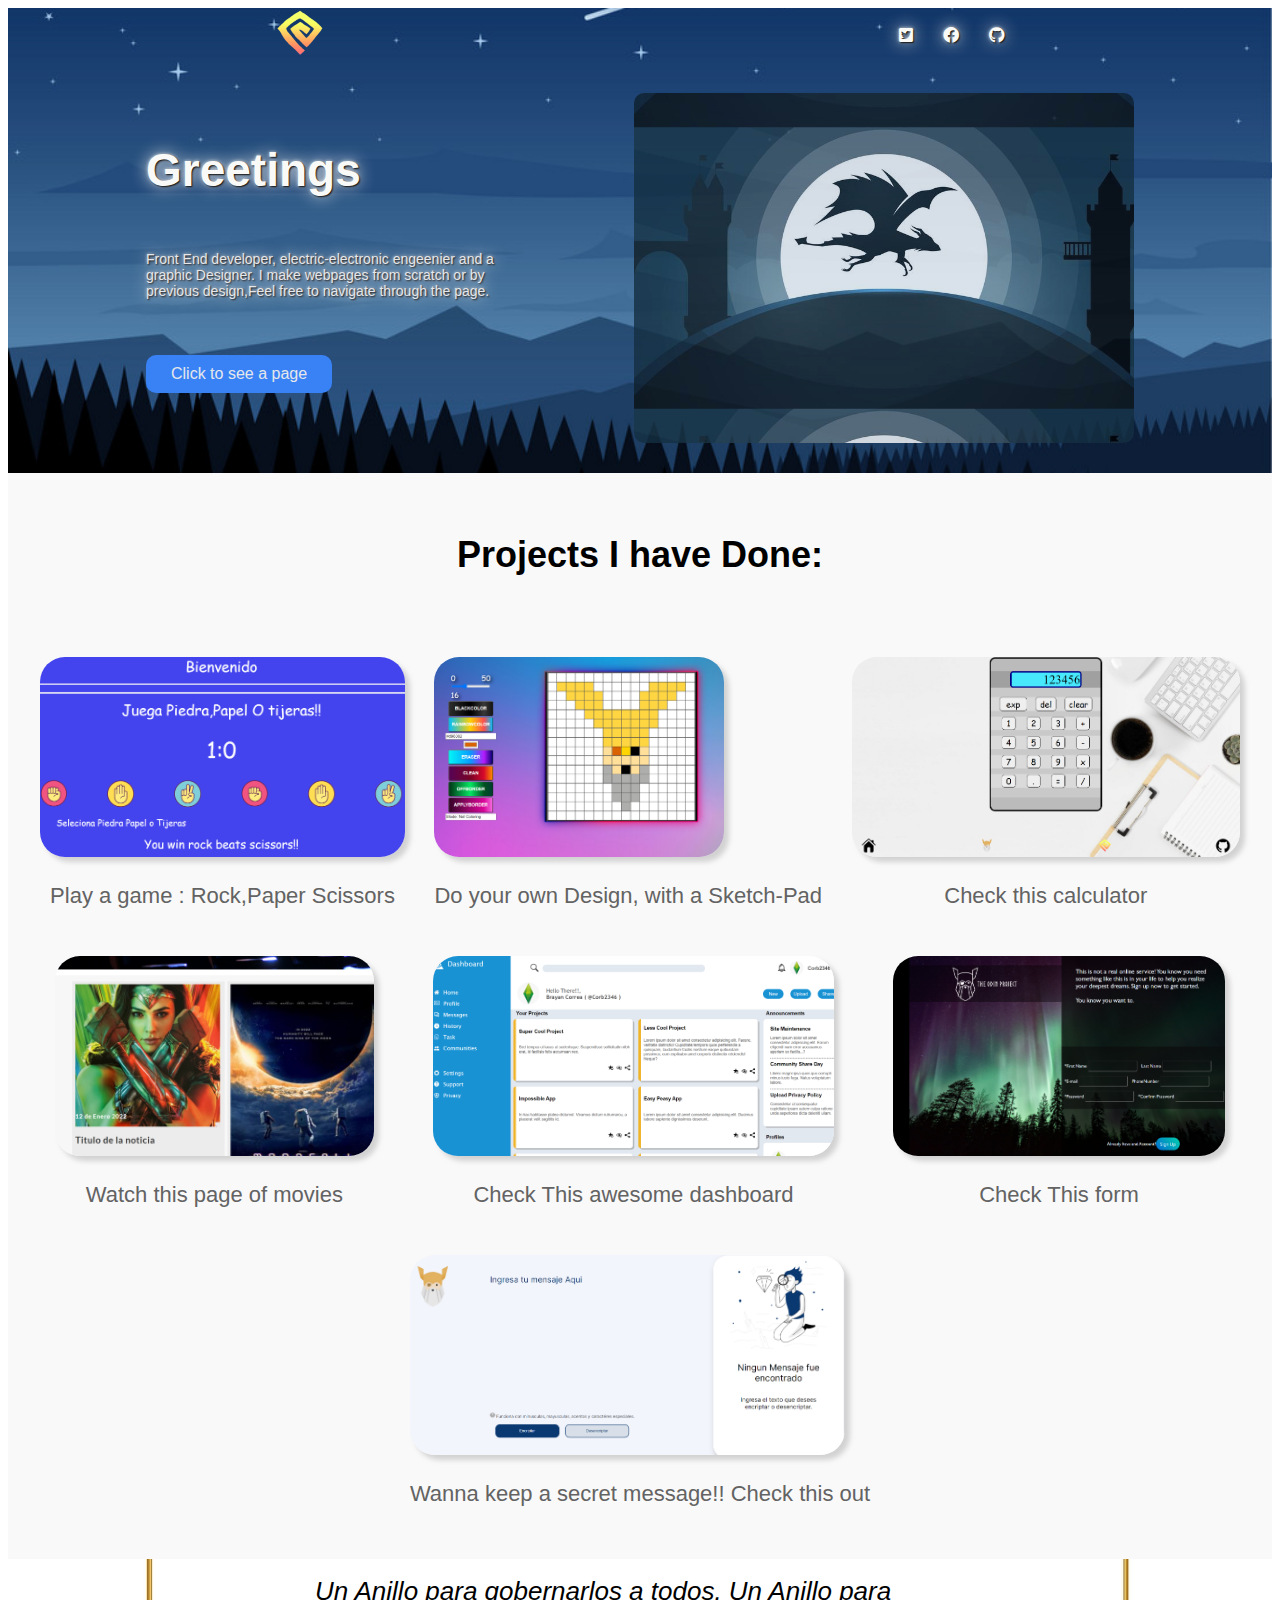
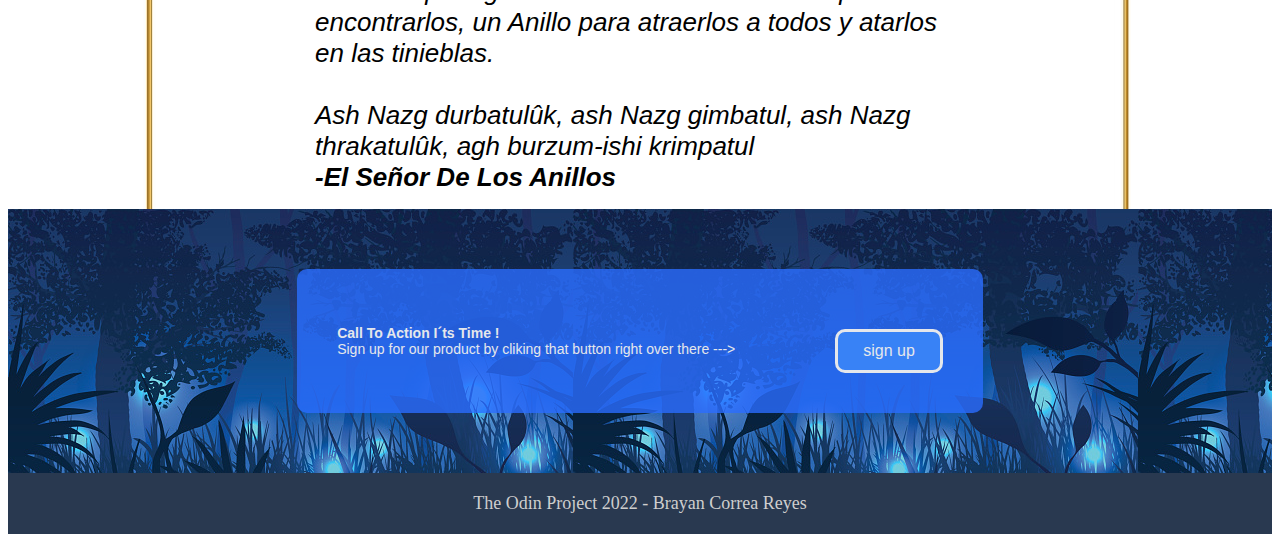
<file: index.html>
<!DOCTYPE html>
<html lang="en">
<head>
    <meta charset="UTF-8">
    <meta http-equiv="X-UA-Compatible" content="IE=edge">
    <meta name="viewport" content="width=device-width, initial-scale=1.0">
    <link href = "css/fontawesome.css" rel = "stylesheet" >
    <link href = "css/all.css" rel = "stylesheet" >
    <link href = "index.css" rel = "stylesheet" >
    <title>Main page Corb</title>

    <link rel="stylesheet" href="index.css">

</head>
<body>
    
    <header>
        
        <div id="header-container">

            <div class="logo"><img src="./images/logoB.png" alt="logo_imagen" height="50" width="50"></div>

            <ul>
                 <li><a href="https://twitter.com/Brayan_Corb" class = "links"><i class="fa-brands fa-twitter-square"></i></a> </li>
                 <li><a href="" class = "links"> <i class="fa-brands fa-facebook"></i></a> </li>
                 <li><a href="https://github.com/Corb2346" class = "links"> <i class="fa-brands fa-github"></i>  </a> </li>

            </ul>
        </div>

            <div id="children">


                     <div class="text">    
                         
                                            <p class="text-children">
                                                Greetings <br> <br>

                                            </p>

                                            <p class="texto-children2"> Front End developer, electric-electronic engeenier and a graphic Designer. I make webpages from scratch or by previous design,Feel free to navigate through the page. </p><br><br>


                                            <a href="./informativepage/pagina2.html">
                                                <button class = "webpage">Click to see a page </button>
                                            </a>
                                             
                     </div>

                       <div id="img-container"> </div>

             </div>
        </div>

    </header>


    <section>

        <div id="title">

            <p>
                Projects I have Done: 
            </p>


        </div>

        <div id="info-container">

            <div class="info-children"> 


               <div> 
                   <a href="./RockPaerScissorsJavaSC/rockpaper.html"> 
                           <img src="./images/rockpaper.png" alt="rockpaper_image" height="200" width="auto" class="imageBox" class="roundedCorner" >  </img>       
                   </a>

                   <p class="info">Play a game : Rock,Paper Scissors</p>  

               </div>

               <div> 
                   <a href="./Etch-A-Sketch/sketch.html">
                           <img src="./images/echt-image.png" alt="esketch_image" height="200" width="auto" class="imageBox" class="roundedCorner" >  </img>       
                   </a>

                   <p class="info">Do your own Design, with a Sketch-Pad</p> 
               </div>

               <div> 
                   <a href="./Calculator/calculadora.html">
                           <img src="./images/calculadora.png" alt="calculadora_iamge" height="200" width="auto" class="imageBox" class="roundedCorner">  </img> 
                   </a>

                   <p class="info">Check this calculator </p> 
               </div>

               <div> 
                   <a href="./page2.html">
                           <img src="./images/movies.png" alt="calculadora_iamge" height="200" width="auto" class="imageBox" class="roundedCorner">  </img> 
                   </a>

                   <p class="info">Watch this page of movies</p> 

               </div>

               <div> 
                   <a href="./topGgridDashboard/index.html">
                       <img src="./images/AdminDashboard.png" alt="calculadora_iamge" height="200" width="auto" class="imageBox" class="roundedCorner">  </img> 
               </a>
                   <p class="info">Check This awesome dashboard</p> 
               </div>

               <div> 
                <a href="./formulario/formulario.html">
                    <img src="./images/formulario.png" alt="calculadora_iamge" height="200" width="auto" class="imageBox" class="roundedCorner">  </img> 
            </a>
                <p class="info">Check This form </p> 
            </div>  

            <div> 
                <a href="./Encriptador/index.html">
                    <img src="./images/encriptador.png" alt="calculadora_iamge" height="200" width="auto" class="imageBox" class="roundedCorner">  </img> 
            </a>
                <p class="info">Wanna keep a secret message!! Check this out</p> 
            </div>  


            </div>

   </div>

   


    </section>


    <article>

 
            <div id="text-quote"> 
                
                <div id="text-inside">Un Anillo para gobernarlos a todos. Un Anillo para encontrarlos, un Anillo para atraerlos a todos y atarlos en las tinieblas. <br> <br>
                    Ash Nazg durbatulûk, ash Nazg gimbatul, ash Nazg thrakatulûk, agh burzum-ishi krimpatul  
                    <br>          <strong> -El Señor De Los Anillos</strong>
                </div>


            </div>
    
    
    
    

        
    </article>



    <nav>

        <div id="blue-container">



            <div id="texto-azul2">
                <strong>
                    Call To Action I´ts Time ! <br>

                </strong>
                <div id="texto-azul2">
                Sign up for our product by cliking that button right over there --->
                 </div>
            </div>

            <a href="./formulario/formulario.html"> 
                
                <button class="buttonsign" >
                sign up 
            </button>
    
            </a>
            


        </div>

       




    </nav>


    


    <footer>

        <div id="copyright">

            The Odin Project 2022 - Brayan Correa Reyes

        </div>



    </footer>








</body>
</html>
</file>
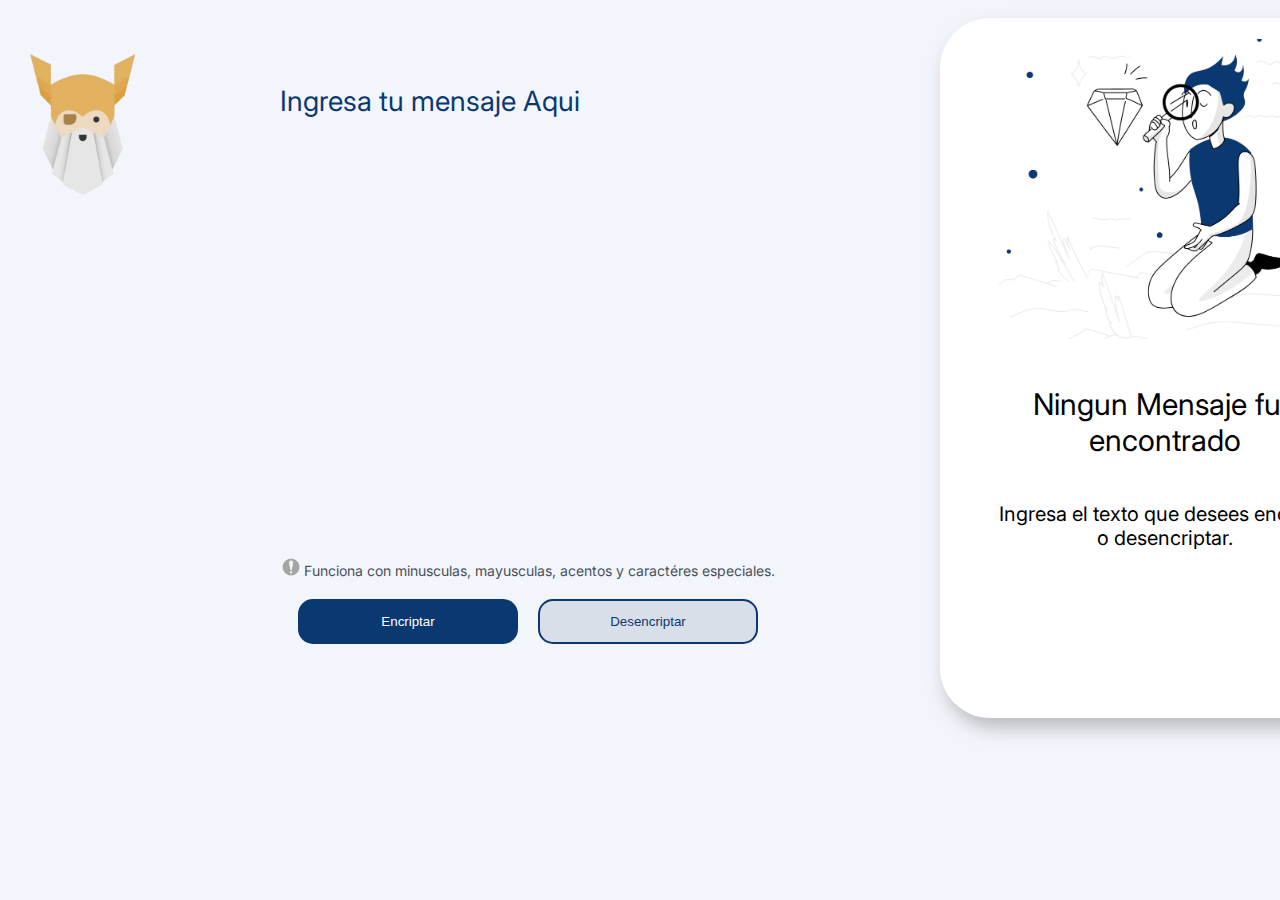
<file: Encriptador/index.html>
<!DOCTYPE html>
<html lang="en">
<head>
    <meta charset="UTF-8">
    <meta http-equiv="X-UA-Compatible" content="IE=edge">
    <meta name="viewport" content="width=device-width, initial-scale=1.0">
    <link rel="stylesheet" href="encriptador.css">
    <script src="encriptador.js"defer></script>
    <link href="https://fonts.googleapis.com/css2?family=Inter:wght@100;400&display=swap" rel="stylesheet">

 


    <title>Encriptador</title>
</head>
<body>
    
    <div id="logo">
        
       <div class="imageContainer"> <img src="./imagenes/logo_top.png" alt="logo_top" height="150px" width="auto">   </div> 
    
    </div>


    <div id="mainInfo"> 

        <div > <textarea type="text" id="inputText" onclick = "ingresarTexto()">Ingresa tu mensaje Aqui  </textarea></div>

        

        <div id="botonesEncriptar">   

            <div id="textoAviso"> <img src="./imagenes/admiracion.png" height="18px" alt=""> Funciona con minusculas, mayusculas, acentos y caractéres especiales.</div>

            <button id="encriptarButton" > Encriptar </button>

            <button id="desencriptarButton"> Desencriptar </button>

        </div>
        


    </div>

    <div id="resultado">

        <div id="whiteRectangle">

            <div id="imageGuy"> <img src="./imagenes/image_Guy.png" height ="300px" alt="guy_image"></div>

            <div id="displayTexto"> Ningun Mensaje fue encontrado</div>

            <div id="displaySubtexto"> <textarea type="text" id="displayText"> Ingresa el texto que desees encriptar o desencriptar.</textarea>  </div>

            <div id="copyResetButtons"> 

                    <button id="copiarTexto"> Copiar</button> 
            </div>

        </div>

    </div>




</body>
</html>
</file>
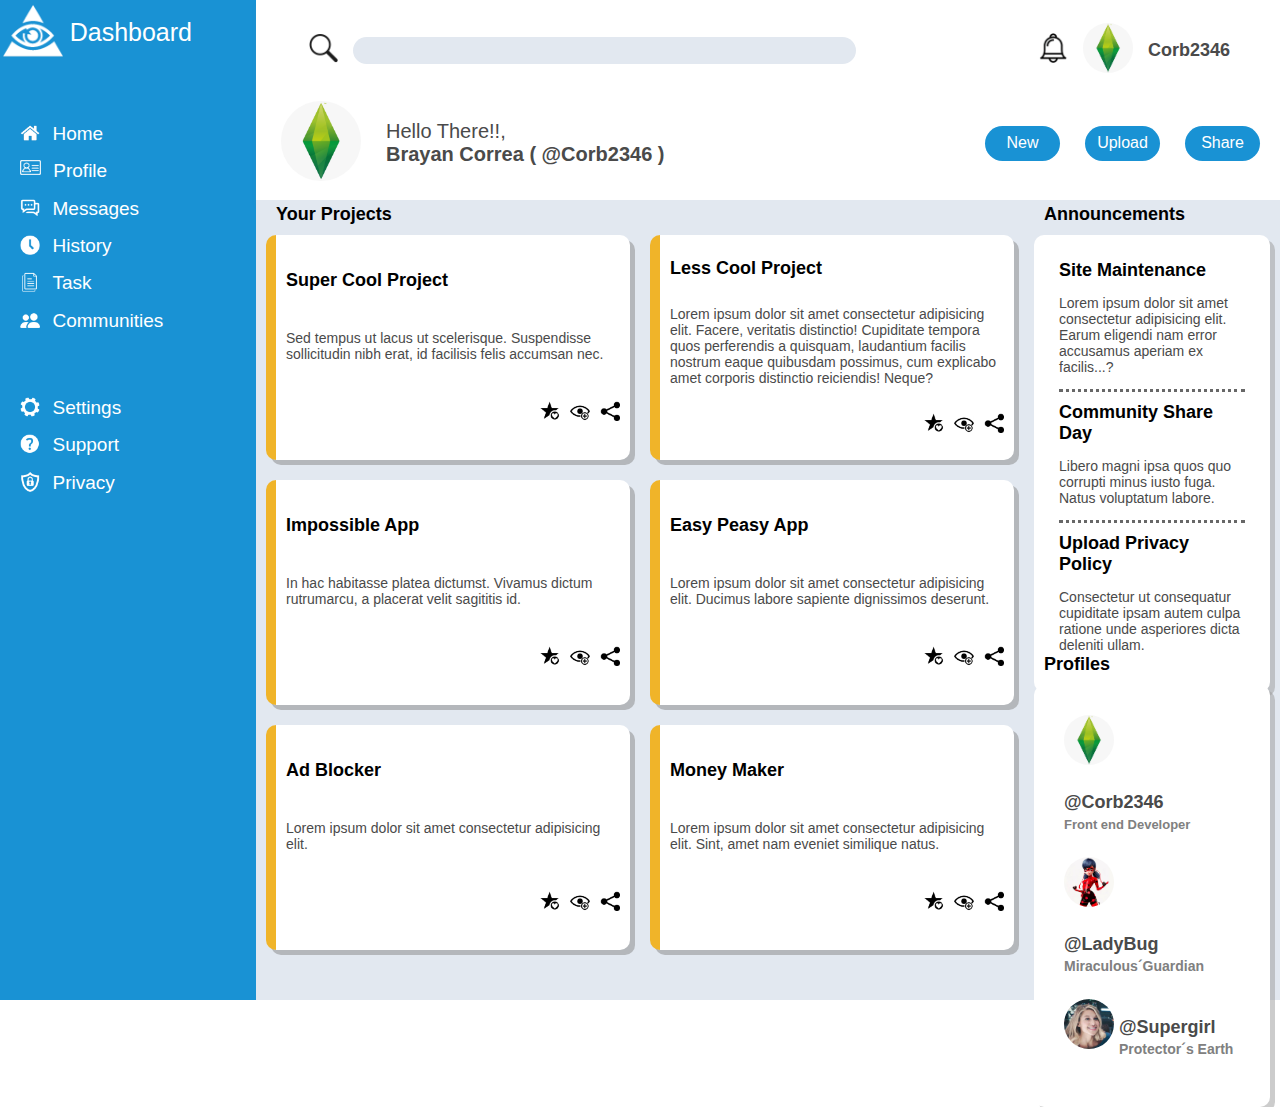
<file: topGgridDashboard/index.html>
<!DOCTYPE html>
<html lang="en">
<head>
    <meta charset="UTF-8">
    <meta http-equiv="X-UA-Compatible" content="IE=edge">
    <meta name="viewport" content="width=device-width, initial-scale=1.0">
    <link rel="stylesheet" href="gridDashboard.css">
    <title>Dashboard</title>
</head>
<body>
    
    <div id="dashBoard">

        <div id="logo"> <img src="./images/tringle_icon.png" alt="tringle_icon" height="50px" width="auto"> Dashboard</div>

        <div id="menuDisplay"> 
            
        <div id="homelink"> <img src="./images/home.png" alt="home_icon" height="20px" width="auto"> Home </div>

        <div id="idCard"><img src="./images/id_card.png" alt="id_card" height="15px" width="auto"> Profile </div>

        <div id="iconMesage"><img src="./images/message_icon.png" alt="icon_mesage" height="20px" width="auto"> Messages </div>

        <div id="clock"><img src="./images/clock_icon.png" alt="clock_icon" height="20px" width="auto"> History </div>

        <div id="task"> <img src="./images/papers_icon.png" alt="tas_icon" height="20px" width="auto"> Task </div>

        <div id="communityIcon"><img src="./images/comunnity_icon.png" alt="community" height="20px" width="auto"> Communities </div>

    </div>

        
        <div id="supportSettings"> 

            <div id="engrane"><img src="./images/engrane.png" alt="engrane_icon" height="20px" width="auto"> Settings </div>

            <div id="interrogation"><img src="./images/interrogation.png" alt="interrogation" height="20px" width="auto"> Support </div>

            <div id="shield"><img src="./images/shield.png" alt="shield_icon" height="20px" width="auto"> Privacy </div>
        </div>

    </div>

    

    <div id="profileContainer">  

            <div id="navBar"> 

                    <div id="containerBuscador"> 

                        <div id="subContainer"> 
                        
                        <div id="lupa">  <img src="./images/lupa_icon.png" alt="lupa_icon" height="30px" width="30px"> </div>  
                    
                        <input type="text"> 
                        </div>

                        <div id="ContainerSubnav">

                        <div id="bell"> <img src="./images/bell.png" alt="bell_icon"  height="30px" width="30px"> </div>
                
                        <div id="circleProfile"> <img id="simsLogo"src="./images/sims_logo.png" alt="logo_sims" height="50px" width="50px"></div>

                        <p id="nameProfile">Corb2346</p>
                    </div>
                    </div>
                                   
                    <div id="containerProfile">

                        <div id="profileSpace">

                            <div id="circleProfile"> <img id="simsLogo"src="./images/sims_logo.png" alt="logo_sims" height="80px" width="80px"></div>

                            <p id="textProfile" style="font-size:20px">
                                Hello There!!,  <br>

                                <strong>Brayan Correa ( @Corb2346 ) </strong>
                            </p>

                        </div>

                        <div id="butonsContainer">

                            <button id="buttonOne"> New </button>
                            <button id="buttonTwo"> Upload </button>
                            <button id="buttonTgree"> Share </button>

                        </div>
                    </div>

            </div>

            <div id="mainInfo"> 


                    <div id="Projects" class="textMain"> <strong>Your Projects </strong>

                    </div>

                    <div id="anuncios " class="textMain"> <strong>Announcements</strong>

                    </div>

                    <div id="displayProjects"> 

                        <div class="projectsContainer" class="textProject">
                            
                            <div class="titleProject"> Super Cool Project </div> 
                            <p> Sed tempus ut lacus ut scelerisque. Suspendisse sollicitudin nibh erat, id facilisis felis accumsan nec.</p> 
                            
                            <div class="shareImages"> 
                            <div><img src="./images/favorite.png" alt="star_icon" height="20px" width="20px"></div>
                            <div><img src="./images/eye.png" alt="eye_icon"  height="20px" width="20px"> </div>
                            <div><img src="./images/share.png" alt="share_icon" height="20px" width="20px"></div>
                            </div>

                        </div>

                        <div class="projectsContainer" class="textProject">
                            
                            <div class="titleProject"> Less Cool Project  </div> 

                            <p>Lorem ipsum dolor sit amet consectetur adipisicing elit. Facere, veritatis distinctio! Cupiditate tempora quos perferendis a quisquam, laudantium facilis nostrum eaque quibusdam possimus, cum explicabo amet corporis distinctio reiciendis! Neque?</p>

                            <div class="shareImages"> 
                                <div><img src="./images/favorite.png" alt="star_icon" height="20px" width="20px"></div>
                                <div><img src="./images/eye.png" alt="eye_icon"  height="20px" width="20px"> </div>
                                <div><img src="./images/share.png" alt="share_icon" height="20px" width="20px"></div>
                                </div>

                            </div>

                        <div class="projectsContainer" class="textProject">
                            
                                <div class="titleProject"> Impossible App  </div> 
                                <p>In hac habitasse platea dictumst. Vivamus dictum rutrumarcu, a placerat velit sagititis id.</p>

                                <div class="shareImages"> 
                                <div><img src="./images/favorite.png" alt="star_icon" height="20px" width="20px"></div>
                                <div><img src="./images/eye.png" alt="eye_icon"  height="20px" width="20px"> </div>
                                <div><img src="./images/share.png" alt="share_icon" height="20px" width="20px"></div>
                                </div>

                            </div>

                        <div class="projectsContainer" class="textProject">
                            
                            <div class="titleProject"> Easy Peasy App  </div> 
                             <p>Lorem ipsum dolor sit amet consectetur adipisicing elit. Ducimus labore sapiente dignissimos deserunt.</p> 

                            <div class="shareImages"> 
                                <div><img src="./images/favorite.png" alt="star_icon" height="20px" width="20px"></div>
                                <div><img src="./images/eye.png" alt="eye_icon"  height="20px" width="20px"> </div>
                                <div><img src="./images/share.png" alt="share_icon" height="20px" width="20px"></div>
                                </div>

                            </div>




                        <div class="projectsContainer" class="textProject">
                            
                            
                            <div class="titleProject"> Ad Blocker  </div> 
                            <p>Lorem ipsum dolor sit amet consectetur adipisicing elit.</p>

                            <div class="shareImages"> 
                                <div><img src="./images/favorite.png" alt="star_icon" height="20px" width="20px"></div>
                                <div><img src="./images/eye.png" alt="eye_icon"  height="20px" width="20px"> </div>
                                <div><img src="./images/share.png" alt="share_icon" height="20px" width="20px"></div>
                                </div>

                            </div>

                        <div class="projectsContainer" class="textProject">
                            
                            
                            <div class="titleProject">  Money Maker  </div> 
                            <p>Lorem ipsum dolor sit amet consectetur adipisicing elit. Sint, amet nam eveniet similique natus.</p>

                            <div class="shareImages"> 
                                <div><img src="./images/favorite.png" alt="star_icon" height="20px" width="20px"></div>
                                <div><img src="./images/eye.png" alt="eye_icon"  height="20px" width="20px"> </div>
                                <div><img src="./images/share.png" alt="share_icon" height="20px" width="20px"></div>
                                </div>

                            </div>


                    </div>

                    <div id="rightSide">

                        <div id="anuncios" class="contenedorAnuncios">

                            <div id="mensajeUno">

                                <div class="titleAnuncios">Site Maintenance</div>

                                <p> Lorem ipsum dolor sit amet consectetur adipisicing elit. Earum eligendi nam error accusamus aperiam ex facilis...?</p>


                            </div>

                            <div id="mensajeDos">

                                <div class="titleAnuncios">Community Share Day </div>

                                <p>Libero magni ipsa quos quo corrupti minus iusto fuga. Natus voluptatum labore.</p>

                            </div>

                            <div id="mensajeTres">

                                <div class="titleAnuncios"> Upload Privacy Policy </div>

                                <p>Consectetur ut consequatur cupiditate ipsam autem culpa ratione unde asperiores dicta deleniti ullam.</p>

                            </div>

                        </div>

                        <div class="textMain"> <strong>Profiles </strong> </div>

                        <div class="contenedorProfiles">

                            <div class="containerProfile"> 

                                
                                <div id="circleProfile"> <img id="simsLogo"src="./images/sims_logo.png" alt="logo_sims" height="50px" width="50px">  
                                 </div>
                                 <div class="datosProfile">
                                 <p id="nameProfile" > @Corb2346 <br>
                                    <span style="font-size: 13px;color: grey;"> Front end Developer</span></p> 
                               
                                </div>

                                <div id="circleProfile"> <img id="ladyLogo"src="./images/profile_2.png" alt="logo_sims" height="50px" width="50px">  
                                </div>
                                <div class="datosProfile">
                                <p id="nameProfile" > @LadyBug <br>
                                   <span style="font-size: 14px;color: grey;"> Miraculous´Guardian</span></p> 
                              
                               </div>

                               <div id="circleProfile"> <img id="supergirl"src="./images/supergirl.png" alt="logo_sims" height="50px" width="50px">  
                               </div>
                               <div class="datosProfile">
                               <p id="nameProfile" > @Supergirl<br>
                                  <span style="font-size: 14px;color: grey;">Protector´s Earth</span></p> 
                             
                              </div>
                           
                        </div>

                    </div>


            </div>

    </div>


</body>
</html>
</file>
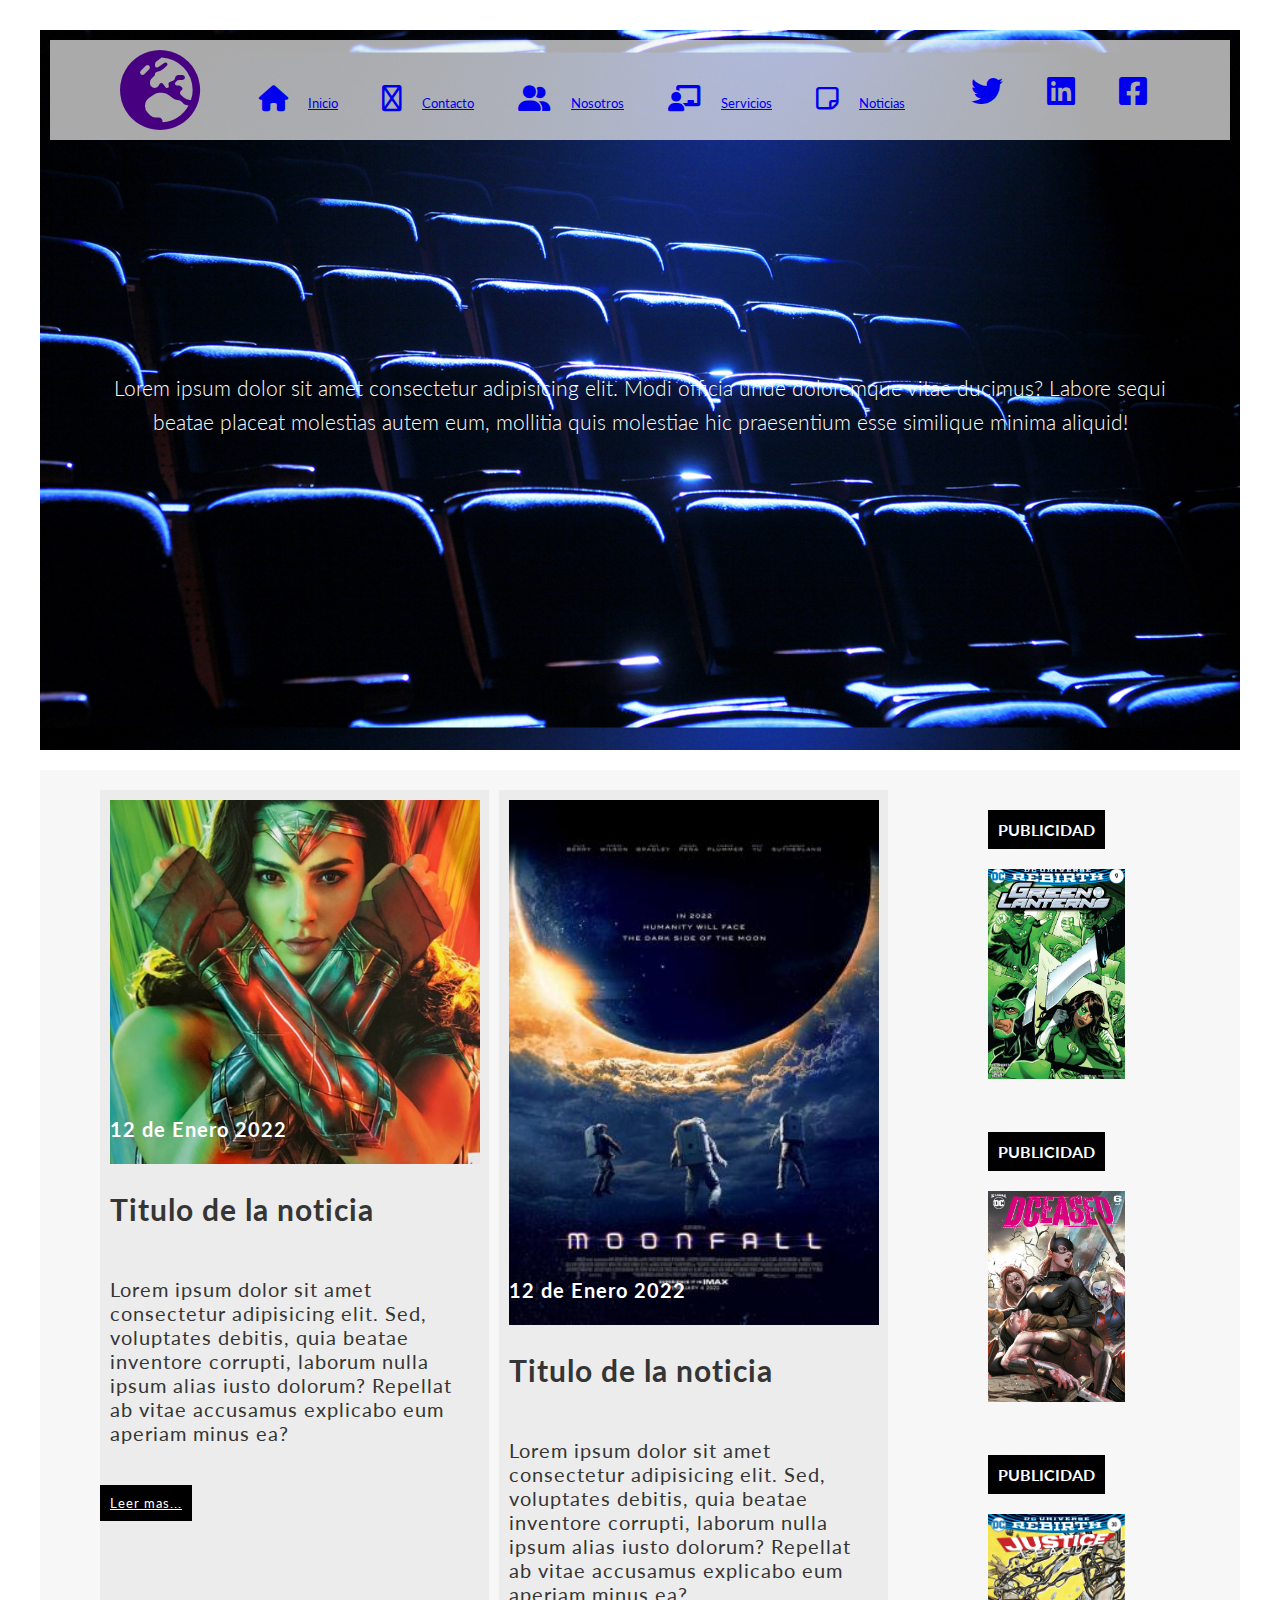
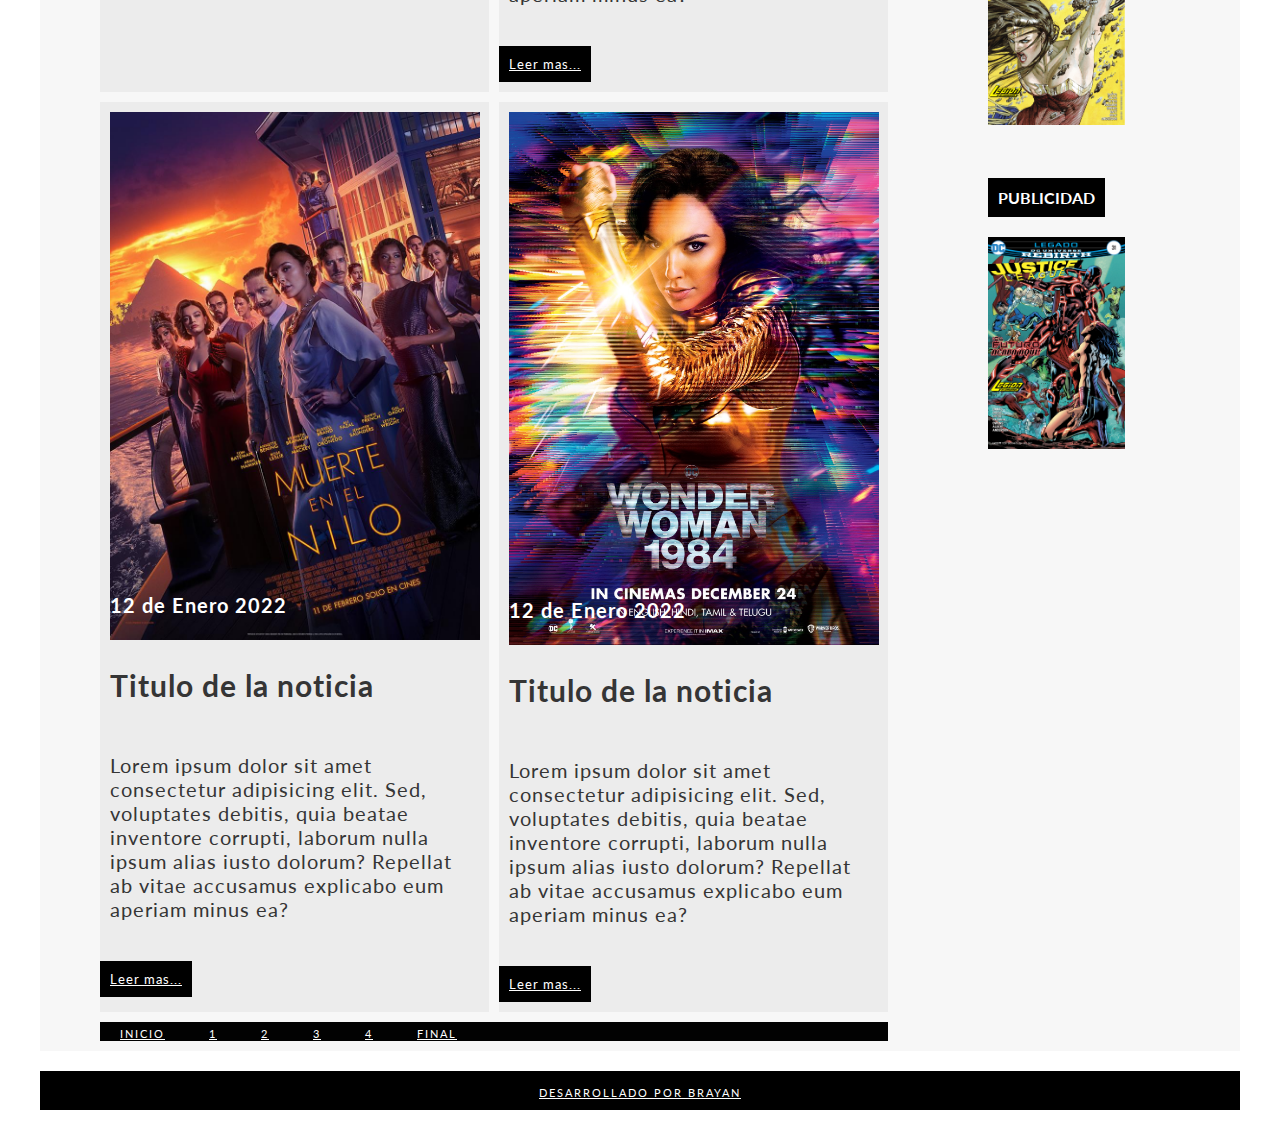
<file: page2.html>
<!DOCTYPE html>
<html lang="en">
<head>
    <meta charset="UTF-8">
    <meta http-equiv="X-UA-Compatible" content="IE=edge">
    <meta name="viewport" content="width=device-width, initial-scale=1.0">
    <title>FlexBox práctica</title>
    <link href = "css/all.css" rel = "stylesheet" >
    <link href = "css/fontawesome.css" rel = "stylesheet" >
    <link href = "flexbox.css" rel = "stylesheet" >
</head>
<body>

    <link>
        
        <link href="https://fonts.googleapis.com/css2?family=Lato:wght@300;400;700&display=swap" rel="stylesheet">
        
        
        

        <div class = "padre"> 
            <header class="header ">
                <div class = "menu margen-interno">
                    <div class = "logo"><i class="fas fa-globe-europe fa-5x"></i></div>
                        <div class = "nav"> 
                            <a href ="index.html"><i class="fas fa-home fa-2x"></i><span class = "off">Inicio</span></a>
                            <a href ="#"><i class="far fa-user-check fa-2x"></i><span class = "off">Contacto</span></a>
                            <a href ="#"><i class="fas fa-user-friends fa-2x"></i><span class = "off">Nosotros</span></a>
                            <a href ="#"><i class="fas fa-chalkboard-teacher fa-2x"></i><span class = "off">Servicios</span></a>
                            <a href ="#"><i class="far fa-sticky-note  fa-2x"></i><span class = "off">Noticias</span></a>
                        </div>
                        <div class = "social"> 
                            <a href ="#"><i class="fab fa-twitter fa-2x"></i></a>
                            <a href ="#"><i class="fab fa-linkedin fa-2x"></i></a>
                            <a href ="#"><i class="fab fa-facebook-square fa-2x"></i></a>
                        </div>
                </div>
                <div class = "texto-principal margen-interno">
                    <h1 class = "h1">Lorem ipsum dolor sit amet consectetur adipisicing elit. Modi officia unde doloremque vitae ducimus? Labore sequi beatae placeat molestias autem eum, mollitia quis molestiae hic praesentium esse similique minima aliquid! </h1>

                </div>


           
           
            </header>
            
            <section class = "section margen-interno">
                <div class= "articulos">
                    
                <div class = "articulo">
                    <img src = "imagenes/ww84.jpg">
                    <h3> 12 de Enero 2022</h3>
                    <h2>Titulo de la noticia</h2>
                    <p>Lorem ipsum dolor sit amet consectetur adipisicing elit. Sed, voluptates debitis, quia beatae inventore corrupti, laborum nulla ipsum alias iusto dolorum? Repellat ab vitae accusamus explicabo eum aperiam minus ea?</p>
                    <a href="#"> Leer mas...</a>
                </div>
                <div class = "articulo">  
                     <img src = "imagenes/moonfall.jpg">
                    <h3> 12 de Enero 2022</h3>
                    <h2>Titulo de la noticia</h2>
                    <p>Lorem ipsum dolor sit amet consectetur adipisicing elit. Sed, voluptates debitis, quia beatae inventore corrupti, laborum nulla ipsum alias iusto dolorum? Repellat ab vitae accusamus explicabo eum aperiam minus ea?</p>
                    <a href="#"> Leer mas...</a>
                </div>
                <div class = "articulo">   
                    <img src = "imagenes/muerte en el nilo.jpg">
                    <h3> 12 de Enero 2022</h3>
                    <h2>Titulo de la noticia</h2>
                    <p>Lorem ipsum dolor sit amet consectetur adipisicing elit. Sed, voluptates debitis, quia beatae inventore corrupti, laborum nulla ipsum alias iusto dolorum? Repellat ab vitae accusamus explicabo eum aperiam minus ea?</p>
                    <a href="#"> Leer mas...</a></div>
                    
                <div class = "articulo">   
                    <img src = "imagenes/ww_imax.jpg">
                    <h3> 12 de Enero 2022</h3>
                    <h2>Titulo de la noticia</h2>
                    <p>Lorem ipsum dolor sit amet consectetur adipisicing elit. Sed, voluptates debitis, quia beatae inventore corrupti, laborum nulla ipsum alias iusto dolorum? Repellat ab vitae accusamus explicabo eum aperiam minus ea?</p><a href="#"> Leer mas...</a>
                </div>
                <nav class = "navegacion">
                    <a href ="./index.html">Inicio</a>
                    <a href ="#">1</a>
                    <a href ="#">2</a>
                    <a href ="#">3</a>
                    <a href ="#">4</a>
                    <a href ="#">Final</a>
                </nav>
                </div>

                <aside class="aside margen-interno ">
                    <div class="publicidad"> 
                        <h4>Publicidad</h4>
                        <img src = "imagenes/baz2.jpg"> 
                    </div>
                    <div class="publicidad">
                        <h4>Publicidad</h4>
                        <img src = "imagenes/dceased3.jpg" > 
                    </div>
                   <div class="publicidad"> 
                        <h4>Publicidad</h4>
                        <img src = "imagenes/jlrebirth61.png"> 
                    </div>
                    <div class="publicidad"> 
                        <h4>Publicidad</h4>
                        <img src = "imagenes/jlrebirth64.png">
                       

                    </div>
    
                </aside>
               
            </section>
                
            <footer class = "footer margen-interno">
                <nav class = "pie"> 
                    <a href = "#">Desarrollado por Brayan</a>  

                </nav>
            </footer>
             
        </div>
        




</body>



</html>
</file>
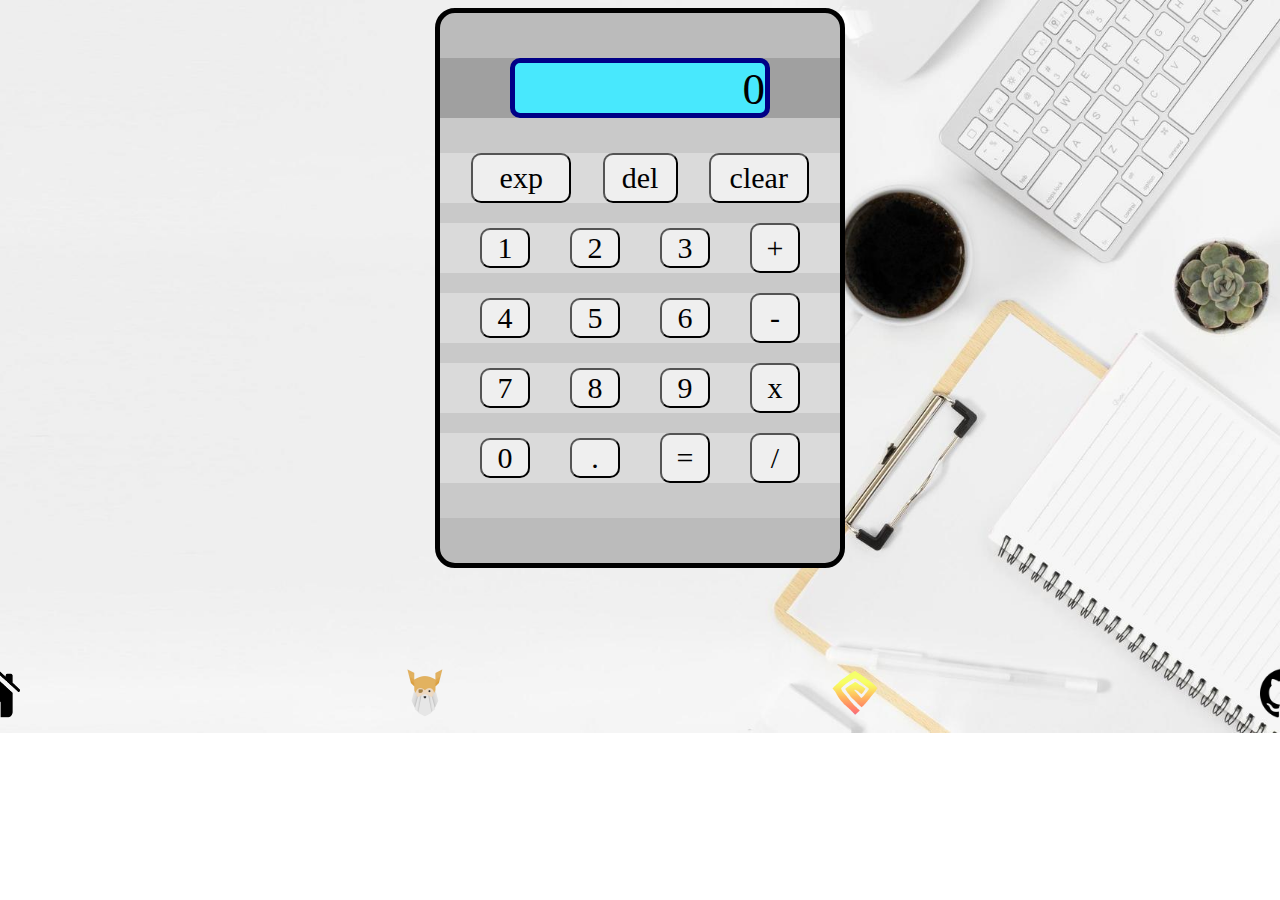
<file: Calculator/calculadora.html>
<!DOCTYPE html>
<html lang="en">
<head>
    <meta charset="UTF-8">
    <meta http-equiv="X-UA-Compatible" content="IE=edge">
    <meta name="viewport" content="width=device-width, initial-scale=1.0">
    <link href = "calculadora.css" rel = "stylesheet" >
    <script src = "calculadora.js"defer></script>

    <title>Calculadora</title>

</head>

<body>
    
        <div id = "calculadoraContenedor">
      
            <div id="divDisplay">

                <div id = "display">
                    0
    
                </div>

            </div>
           

            <div id = "divContenedorBotones">

            
            <div id="contenedorBotones" class = "estiloBotones">


                <button id = "exponente" class = "estiloBotones" onclick = "operadorChoice('exp')" >exp
                </button>

                <button id = "delete" class = "estiloBotones">del
                </button>

                <button id = "clearButton" class = "estiloBotones">clear
                </button>

                </div>

                <div id="contenedorBotones2" class = "estiloBotones">

                <button id = "numeroUno" class = "number" class = "estiloBotones" onclick = "muestraPantalla('1')" >1
                </button>

                <button id = "numeroDos"  class = "number" class = "estiloBotones" onclick = "muestraPantalla('2')">2
                </button>

                <button id = "numeroTres"  class = "number"  class = "estiloBotones" onclick = "muestraPantalla('3')">3
                </button>

                <button id = "operadorSuma" class = "estiloBotones" onclick = "operadorChoice('+')">+
                </button>

                </div>

                <div id="contenedorBotones3" class = "estiloBotones">

                <button id = "numeroCuatro"  class = "number" class = "estiloBotones" onclick = "muestraPantalla('4')">4
                </button>

                <button id = "numeroCinco"  class = "number" class = "estiloBotones" onclick = "muestraPantalla('5')">5
                </button>

                <button id = "numeroSeis"  class = "number" class = "estiloBotones" onclick = "muestraPantalla('6')">6
                </button>

                <button id = "operadorResta" class = "estiloBotones" onclick = "operadorChoice('-')">-
                </button>

                </div>

                <div id="contenedorBotones4" class = "estiloBotones">

                <button id = "numeroSiete"  class = "number" class = "estiloBotones" onclick = "muestraPantalla('7')">7
                </button>

                <button id = "numeroOcho"  class = "number" class = "estiloBotones" onclick = "muestraPantalla('8')">8
                </button>

                <button id = "numeroNueve"  class = "number" class = "estiloBotones" onclick = "muestraPantalla('9')">9
                </button>

                <button id = "operadorMultiplicacion" class = "estiloBotones" onclick = "operadorChoice('x')">x
                </button>

                 </div>
             
            
                 <div id="contenedorBotones5" class = "estiloBotones">

                    <button id = "numeroCero"  class = "number" class = "estiloBotones" onclick = "muestraPantalla('0')">0
                    </button>
    
                    <button id = "puntoDecimal" class = "number"class = "estiloBotones" onclick="muestraPantalla('.')">
                        .
                    </button>
    
                    <button id = "operadorIgual" class = "estiloBotones" > = 
                    </button>
    
                    <button id = "operadorDivision" class = "estiloBotones" onclick = "operadorChoice('/')"> /
                    </button>
    
                     </div>

                 </div>
        </div>

        <footer>

                    <a href ="../index.html" id = "mainPage" > <img src="house_logo.png" alt="loog_house" height="50" width="50"> </a>

                    <a href = "https://www.theodinproject.com/" id="topLogo" > <img src="logo_top.png" alt="logo_TOP" height="50" width="50"></a>

                    <div id="madeBy" > <img src="logoB.png" alt="logo" height="50" width="50"> </div>

                    <a href = https://github.com/Corb2346  id="linkToGithub" > <img src="github_log.png" alt="logo_github" height="50" width="50"> </a>
            

            

        </footer>

</body>
</html>
</file>
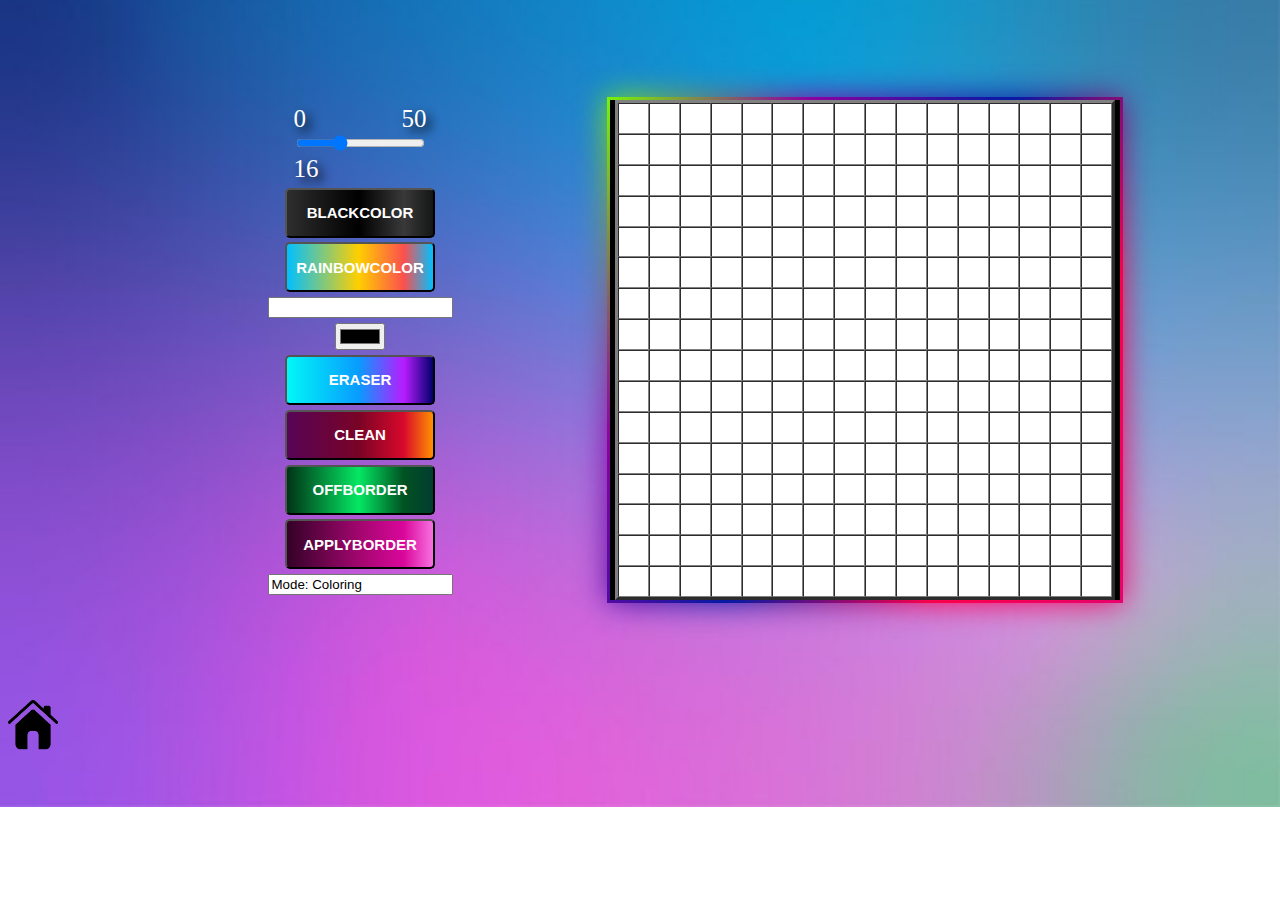
<file: Etch-A-Sketch/sketch.html>
<!DOCTYPE html>
<html lang="en">
<head>
    <meta charset="UTF-8">
    <meta http-equiv="X-UA-Compatible" content="IE=edge">
    <meta name="viewport" content="width=device-width, initial-scale=1.0">
    <link rel="stylesheet" href="sketch.css">
    <script src = "sketch.js"defer></script>
    <title>Sketch</title>
</head>
<body>

    <div id="container">

        <div id="options">

            <div id="selectorCuadrados"> 

                <div id="selectorRange">

                    <div id = "minValor" class = "numerosEdit"> 0</div>
                    <div id ="maxValor" class = "numerosEdit" >50</div>
                </div>
                <input type="range" id="rango" min = "0" max = "50" value="16" steps = "1"  >

                <div id="valorPantalla" class = "numerosEdit" > 0</div>
            </div>

            <button id="opcionColorNegro" onclick=" changeColor('black')"> BlackColor </button>

            <button id="opcionColorRainbow" onclick=" changeColor('random')">RainBowColor </button>

            <input type="text" id = "hexa">
            <input type="color" id = "colorHex"  >

            <button id="borrador" onclick= "changeColor('white')"> Eraser </button>

            <button id="limpiaPantalla"> Clean</button>

            <button id="quitarBordes" > OffBorder</button>

            <button id="colocaBordes">ApplyBorder</button>

            <input type="text" id = "ColoringOrNot">
        </div>

        <div id="divContainer" class = "animate-bg" >


    

















        </div>

    </div>
    <a href ="../index.html" id = "mainPage" > <img src="../Calculator/house_logo.png" alt="loog_house" height="50" width="50"> </a>
</body>
</html>
</file>
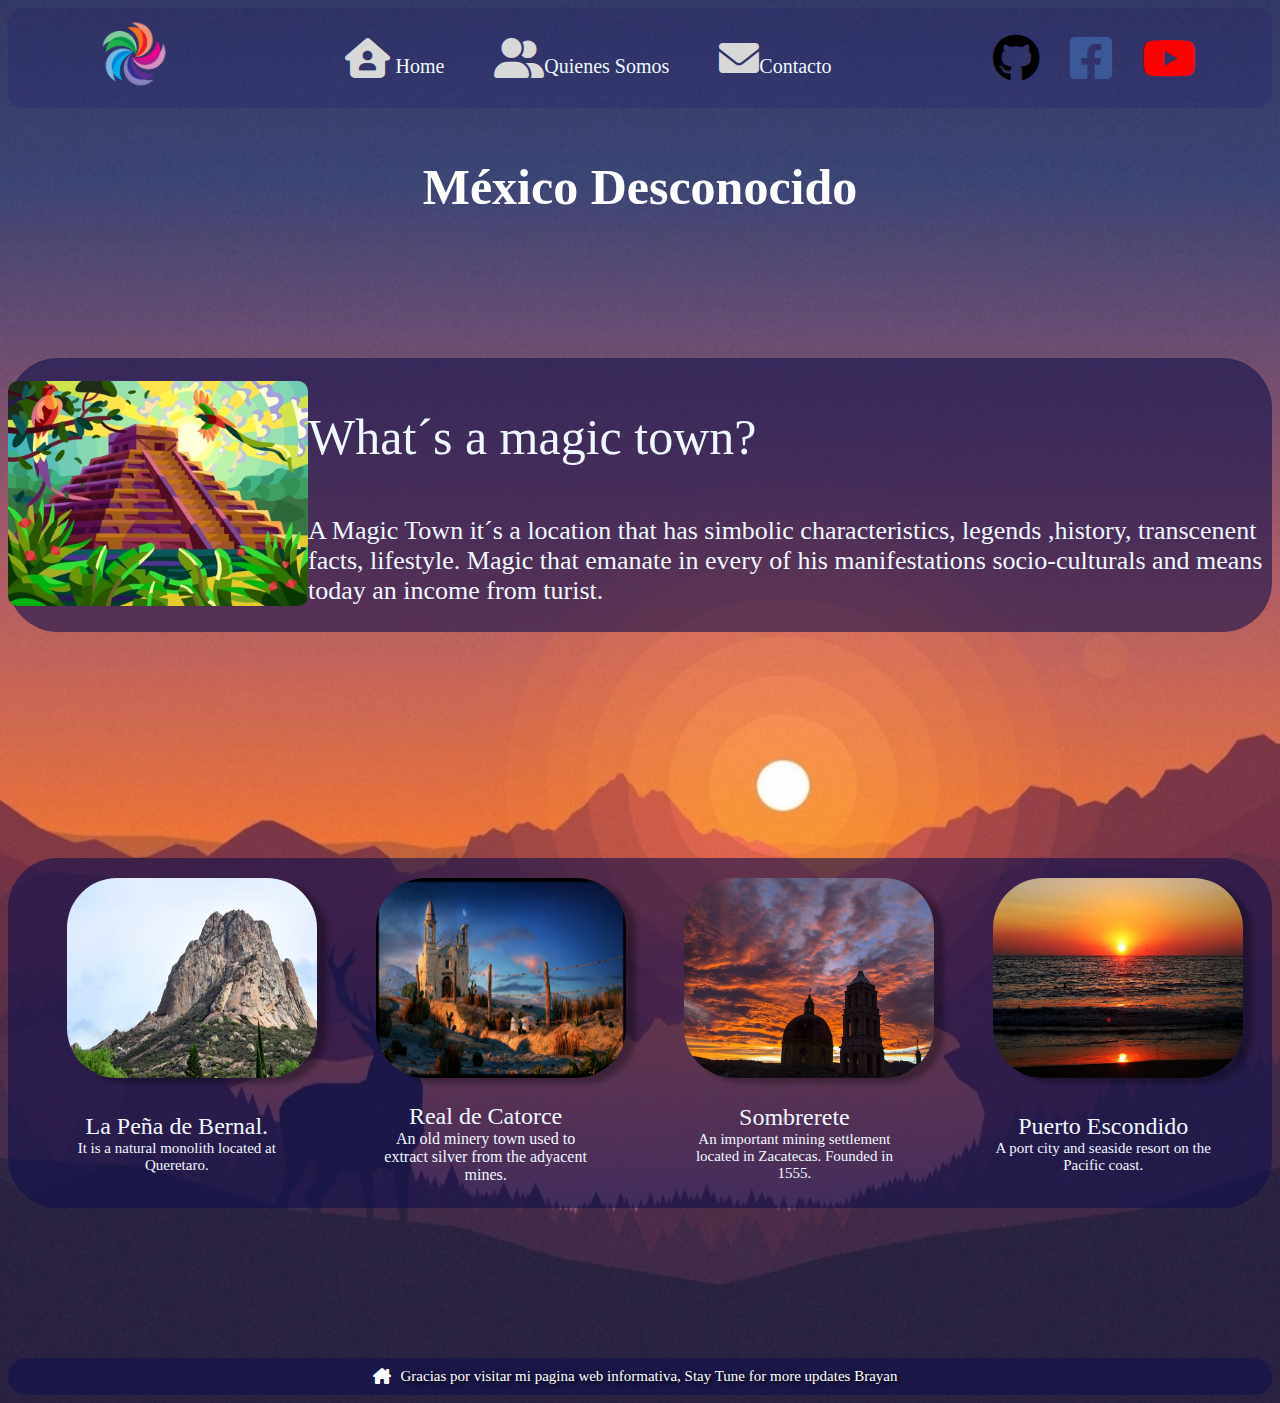
<file: informativepage/pagina2.html>
<!DOCTYPE html>
<html lang="en">
<head>
    <meta charset="UTF-8">
    <meta http-equiv="X-UA-Compatible" content="IE=edge">
    <meta name="viewport" content="width=device-width, initial-scale=1.0">
    <title>Pueblos Mágicos</title>
    <link rel="stylesheet" href="pagina2.css">
    <link rel = "stylesheet" href = "../css/all.css">
    <link rel = "stylesheet" href = "../webfonts/">
</head>
<body>

    <header>
        
        <div id="header-container">

      

            <div class="logo"> 
                <div><img src="../images/pueblos.png"></div>    
            
            </div>

            <div class="menu">

                <ul>
                    
                    <li> <a href="#"> <i class="fas fa-house-user fa-2x" style="color:#d8d8d8;"></i> Home </a></li> 
                    <li> <a href="#"> <i class="fas fa-user-friends fa-2x" style="color:#d8d8d8;"></i>Quienes Somos </a></li>
                    <li> <a href="#"> <i class="fas fa-envelope fa-2x" style="color: #d8d8d8;"></i>Contacto </a></li> 


                </ul>

            </div>

            <div class="social">

                <div> <a href="https://github.com/Corb2346"> <i class="fab fa-github fa-3x" style="color:black;"></i>   </a> </div>
                <div> <a href="https://es-la.facebook.com/"> <i class="fab fa-facebook-square fa-3x" style="color:#3b5998;"></i> </a> </div>
                <div> <a href="https://www.youtube.com/"> <i class="fab fa-youtube fa-3x" style="color:red;"></i> </a> </div>
                

            </div>
    
            
        </div>

        <div id="subheader-container">


                <div class="texto-contenido">

                    
                    <p> México Desconocido



                    </p>





                </div>

        </div>





    </header>


    <nav>

        <div class="nav-container">

            <div class="nav-image">

                <img class="nv-image"src="../images/chicheItza.jpg" alt="piramid image">


            </div>
          


            <div class="sub-nav-container">


            
            <p style="font-size: 50px;">
                What´s a magic town?
            </p>

            <p>
                A Magic Town it´s a location that has simbolic characteristics, legends ,history, transcenent facts, lifestyle. Magic that emanate in every of his manifestations socio-culturals and means today an income from turist. 

            </p>
             </div>
        </div>


     






    </nav>



    <section>

        <div class="section-container">

            <div class="children-container">


                <img class="img-section" src="../images/peña.jpg" alt="monolito_peña_de_Bernal">
                <p class="texto-section" > <font size="5">La Peña de Bernal.</font> <br>
                It is a natural monolith located at Queretaro. 
                </p> 
 
            </div>

            <div class="children-container">
                <img class="img-section" src="../images/real_de_catorce.jpg" alt="piramid">
                <p class="texto-section"> <font size="5">Real de Catorce </font><br>
               
                    <font size="3">An old minery town used to extract silver from the adyacent mines.</font>
                
                </p> 
            </div>

                <div class="children-container">
                <img class="img-section" src="../images/sombrerete-amaneceres-2.jpg" alt="">
                <p class="texto-section"> <font size="5">Sombrerete</font> <br>
                 An important mining settlement located in Zacatecas. Founded in 1555.
                </p> 
            </div>

                <div class="children-container">
                <img class="img-section" src="../images/oaxaca.jpg" alt="">
                <p class="texto-section"> <font size="5">Puerto Escondido </font><br>
                    A port city and seaside resort on the Pacific coast.
                
                
                </p> 
            </div>

            
        </div>

        


    </section>


    <footer>
        <a href="../index.html">
        <div><i class="fa-solid fa-house-chimney" add style="color:white" ></i></div>
        </a>
        <div class="final">
            Gracias por visitar mi pagina web informativa, Stay Tune for more updates Brayan
        </div>



    </footer>

</body>
</html>
</file>
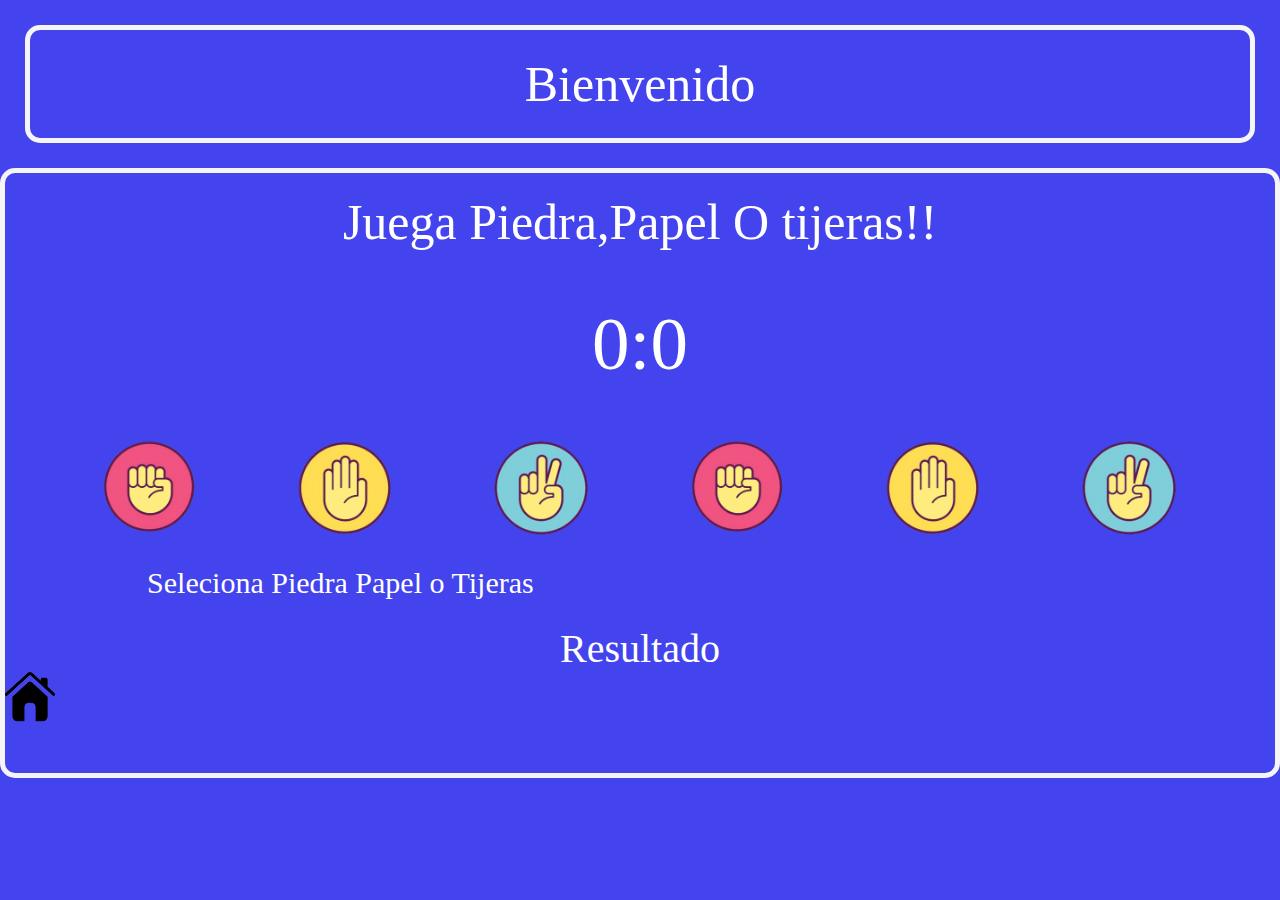
<file: RockPaerScissorsJavaSC/rockpaper.html>
<!DOCTYPE html>
<html lang="en">
<head>
    <meta charset="UTF-8">
    <meta http-equiv="X-UA-Compatible" content="IE=edge">
    <meta name="viewport" content="width=device-width, initial-scale=1.0">
    <title>Document</title>
    <link rel="stylesheet" href="rockpaper.css">
    
    <script src = "ropasci.js" defer></script>
</head>
<body>

    <div id="header">
            Bienvenido 


    </div>
    <div id="container">
    <div id="title"> Juega Piedra,Papel O tijeras!!</div>
    
        <div id="score">
 
                 <div id="puntajeUsuario"> 0</div>
                 <div id="dosPuntos"> : </div>
                 <div id="puntajeCompu"> 0</div>
      
        </div>

        <div id="selecciones">

            <div id ="rock" class="butonEdit"> 
                
                <img src="./images/rock.png" alt="hand doing rock " height="100px" width="auto">

            </div>

            <div id ="paper" class="butonEdit"> 
                
                <img src="./images/hand.png" alt="hand doing paper " height="100px" width="auto">

            </div>

            <div id ="scissor" class="butonEdit"> 

                <img src="./images/scissor.png" alt="hand doing scissor " height="100px" width="auto">

            </div>

            <div id ="rockComp" class="butonEdit">  
                
                <img src="./images/rock.png" alt="hand doing rock " height="100px" width="auto">

            </div>

            <div id ="paperComp" class="butonEdit"> 

                <img src="./images/hand.png" alt="hand doing paper " height="100px" width="auto">

            </div>

            <div id ="scissorComp" class="butonEdit"> 

                <img src="./images/scissor.png" alt="hand doing rock " height="100px" width="auto">

            </div>

        </div>

            <div id="subTextoContainer"> 
                  <div id="subtexto"> Seleciona Piedra Papel o Tijeras </div>
                  <div id="textoComp">  </div>
            </div>

            <div id="resultContainer">
                  <div id="resultado"> Resultado </div>
            </div>  

            <a href ="../index.html" id = "mainPage" > <img src="../Calculator/house_logo.png" alt="loog_house" height="50" width="50"> </a>
    </div>

   


    
</body>
</html>
</file>
<file: index.css>
body{
    /*border: 5px solid goldenrod;*/


}

header{
   /* border: 5px solid green;    */
    height: auto;
    background-color: #1f2937;
    color:#f9faf8;  
    font-family: Arial, Helvetica, sans-serif;
    background-image: url(./images/stars.jpg);
    background-position:100%;
    background-attachment: 100%;
    background-size:100%;
    margin: 0px;
    text-shadow: 1px 1px 2px black, 0 0 1em rgb(236, 236, 236), 0 0 0.2em rgb(235, 235, 235);
}

    #header-container{
      /*  border:3px solid rgb(61, 224, 61);*/
        display: flex;
        justify-content:space-around;
        align-items: center;
        


    }

            .logo{
               /* border: 2px dashed rgb(1, 253, 1);*/
                text-align: center;
                font-size: 20px;
                font-weight: bold;
            }

            .logo:hover{
               filter: drop-shadow(4px 4px 10px purple);
            }

            ul{
               /* border:  2px dashed rgb(12, 255, 12);*/
                display: flex;
                flex-direction:row ;
                align-items: center;
                gap: 30px;
                font-size: 16px;
                font-weight:lighter;
            }


                li{
                    list-style: none;
                    
                }

                ul li a{
                    color:#f9faf8;
                    text-decoration: none;

                }
                .links:hover{
                    box-shadow: 2px 2px 8px white;
                }

        #children{
           /* border:3px solid rgb(61, 224, 61);*/
            display: flex;
            justify-content: space-evenly;
            align-items: center;
            text-shadow: 1px 1px 2px black, 0 0 1em rgb(236, 236, 236), 0 0 0.2em rgb(235, 235, 235);



        }

                 .text{
                   /* border: 2px dotted rgb(93, 255, 101);*/
                    width: 350px;
                    height: auto;
                    flex-shrink: 1;
                    padding-top: 80px;
                    padding-bottom: 80px;

                     }

                        .text-children{

                            font-size:46px;
                            font-weight: bolder;
                            padding: 0px;
                            margin: 0px;

                        }

                        .texto-children2{

                            font-size: 14px;
                            color: #e5e7eb;
                            padding: 0px;
                            margin: 0px;
                           font-family:sans-serif;
                           font-weight: lighter;
                        }

                        .webpage{
                            color: #e5e7eb;
                            background-color: #3882f6;
                            font-size: 16px;
                            text-align: center;
                            border-radius: 10px;
                            border:none;
                            margin-top: 20px;
                            padding: 10px 25px;
                        }

                        .webpage:hover {
                            color: rgba(255, 255, 255, 1) !important;
                            box-shadow: 0 4px 16px rgb(235, 235, 235);
                            transition: all 0.2s ease;}


                #img-container{
                    width: 400px;
                    height: 250px;
                   /* border: 2px dotted rgb(134, 230, 134);*/
                    flex-shrink: 1;
                    background-color: #beb6b6 ;
                    padding: 50px;
                    text-align: center;
                    background-image: url(./images/dragon.jpg);
                    
                    opacity: .8;
                    background-position:100%;
                    background-attachment: 100%;
                    background-size:100%;
                    border-radius: 10px;
                    filter: blur(0px);
                      }


section{
    height: auto;
    background-color: #F9F9F9;
    /*border: 5px solid blue;*/
    display: flex;
    align-items: center;
    justify-content: space-around;
    flex-direction: column;
    padding: 5px;
    gap: 20px;

}

    #title{
        /*border:2px solid black;*/
        font-size: 36px;
        font-weight: bold;
        font-family: 'Franklin Gothic Medium', 'Arial Narrow', Arial, sans-serif;
        padding-top: 20px;
    }


    #info-container{
      /* border:2px solid rgb(4, 4, 153);*/
        display: flex;
        flex-wrap: wrap;


    }
            .info-children{
               /* border:2px dotted rgb(194, 119, 8);*/
                display: flex;
                justify-content: space-around;
                flex-wrap: wrap;
                padding: 25px;
                border-radius:20px ;
                gap: 25px;

            }
             
            .imageBox{  
                border-radius: 25px;
                box-shadow: 5px 5px 5px rgba(182, 182, 182, 0.568);

            }
 

                 .info{
                    /*border:2px solid black;*/
                    text-align: center;
                    font-family: 'Gill Sans', 'Gill Sans MT', Calibri, 'Trebuchet MS', sans-serif;
                    font-size: 22px;
                    color: #636363;
                 }

                 .info-children img:hover{
                    transform: scale(1.25);
                    border: 1px solid;
                    box-shadow: 0px 0px 5px 1px #EABE3F;
                }
            


article{
   /* border: 5px solid red;*/
    background-image: url(./images/fram.jpg);
    height: auto;
    display: flex;
    justify-content: center;
    background-position: center;
    background-repeat: no-repeat;

}

        #text-quote{
            /*border: 10px solid rgb(102, 2, 2);*/
            height: 250px;
            width:750px;
            display: flex;
            justify-content: center;
            align-items: center;

        }

            #text-inside{
               /* border:5px solid black;*/
                font-style: italic;
                font-size:26px;
                    padding-left: 50px;
                    padding-right: 50px;
                font-family: 'Lucida Sans', 'Lucida Sans Regular', 'Lucida Grande', 'Lucida Sans Unicode', Geneva, Verdana, sans-serif;


            }

            p strong{
                text-align: right;
            }



nav{
    /*border: 5px solid purple;*/
    background-color: #F4F4F4;
    background-image: url(./images/forest.jpg);
    display: flex;
    height: auto;
    align-items: center;
    justify-content: center;
}


    #blue-container{
        /*border:4px dotted rgb(0, 0, 65);*/
        background-color: rgb(42, 109, 255,.8);
        display: flex;
        padding: 40px;
        margin: 60px;
        align-items: center;
        justify-content: center;
        gap:100px;
        border-radius: 10px;
    }

         #texto-azul{
             border:4px solid purple;
             width: auto;
            font-family: Arial, Helvetica, sans-serif;
             font-size: 18px;
             color: #e5e7eb;
            
         }

             #texto-azul2{
            width: auto;
            font-family: Arial, Helvetica, sans-serif;
            font-size: 14px;
            color: #e5e7eb;}



         .buttonsign{
            color: #e5e7eb;
            background-color: #3882f6;
            font-size: 16px;
            text-align: center;
            border-radius: 10px;
            margin-top: 20px;
            padding: 10px 25px;
            border:solid #e5e7eb;

         }

         .buttonsign:hover {
            color: rgba(255, 255, 255, 1) !important;
            box-shadow: 0 4px 16px rgb(235, 235, 235);
            transition: all 0.2s ease;}




footer{
    /*border:5px solid rgb(128, 62, 9);*/
    background-color: #293950;
    display: flex;
    justify-content: center;
    align-items: center;
}

    #copyright{
        color: #cecece;
        font-size: 18px;
        margin:10px;
        padding:10px;


    }
</file>
<file: Encriptador/encriptador.css>
body{
    background-color: #F3F5FC;
    display: flex;
    justify-content: space-between;
    align-items: center;
    flex-grow: 1 3 2;
}

#logo{
    max-width: 10%;
    display: flex;
    justify-self:flex-start;
    flex-direction: column;
    top:500px;
    position: absolute;
    top:50px;
    }

#mainInfo{
    max-width: 50%;
    height: 700px;
    width: 700px;
    margin-left: 170px;  
    display: flex;
    flex-direction: column;
    justify-content:space-evenly;
    align-items: flex-start;
    padding-left: 100px;
}

        #inputText{
            font-family: 'Inter', sans-serif;
            border: none;
            background-color:#F3F5FC;
            outline: none;
            height:400px;
            width: 700px;
            resize: none;
            font-size: 28px;
            color: #0A3871;
        }

        #botonesEncriptar{
            font-family: 'Inter', sans-serif;
            width: 500px;
            display: flex;
            flex-wrap: wrap;
            justify-content: center;
            align-items: center;
        }

                #encriptarButton{
                    border: none;
                    color: #FFFFFF;
                    border-radius: 15px;
                    height: 45px;
                    width:220px;
                    background-color: #0A3871;
                    margin-right: 20px;
                }
                
                #desencriptarButton{
                    border:2px solid #0A3871;
                    color: #0A3871;
                    border-radius: 15px;
                    height: 45px;
                    width:220px;
                    background-color: #D8DFE8;
                }

                #textoAviso{           
                    font-family: 'Inter', sans-serif;
                    color:#495057;
                    font-size: 14px;
                    margin-bottom: 20px;
                }
                

   #resultado{
        max-width: 40%;
    }

    #whiteRectangle{
        background-color: #FFFFFF;
        box-shadow: 5px 10px 18px #88888885;
        border-radius: 50px;
        height: 700px;
        width: 450px;
        margin-top: 10px;
        margin-left: 30px;
        margin-right: 30px;
        display: flex;
        flex-direction: column;
        justify-content: space-around;
        align-items: center;
        box-sizing:border-box;
    }

        #displayText{
            background-color: none;
            border: none;
            font-family: 'Inter', sans-serif;
            font-size: 20px;
            font: bold;
            text-align: center;
            height: 100px;
            width: 350px;
            resize: none;
            outline: none;
        }

        #displayTexto{
            font-family: 'Inter', sans-serif;
            font-size: 30px;
            font: bold;
            text-align: center;
            width:300px;
        }

        #displaySubtexto{
            font-family: 'Inter', sans-serif;
            font: normal;
            font-size: 20px;
            text-align: center;
            width: 375px;
        }

            #copiarTexto{
                    border:2px solid #0A3871;
                    color: #0A3871;
                    border-radius: 15px;
                    height: 45px;
                    width:250px;
                    background-color: #D8DFE8;
                    visibility: hidden;
            }

@media (max-width: 768px) {
 body{
        flex-direction: column;
        justify-content: center;
        align-items: center;
    }

    #logo{
        position: relative;
    }

    #mainInfo{
        margin-left:-400px;
    }
    #resultado{
        margin-left: -450px;

    }

    #imageGuy{
        display: none;
    }

    #whiteRectangle{
        height: 200px;
        width: 750px;
        padding-top: 50px;
    }

    #displayText{
        width: 500px;
        height: 100px;
        margin-left: -60px;
        margin-top: 25px;
    }

    #displayTexto{
        margin-top: 20px;
        width: 500px;
        height: 100px;
    }

    #botonesEncriptar{
        font-family: 'Inter', sans-serif;
        width:700px;
        display: flex;
        justify-content: center;
        align-items: center;
    }

    #encriptarButton{
        width: 340px;
        height: 55px;
    }

    #desencriptarButton{
        width: 340px;
        height: 55px;
    }

}

@media (max-width: 500px) {

    body{
        background-color: #F3F5FC;
        display: flex;
        flex-direction: column;
        justify-content: space-between;
        align-items: center;
        flex-grow: 1 3 2;
    }

    #logo{
        margin-left: 200px;
        margin-bottom: 180px;
    }

    #mainInfo{
        margin-left:180px;
        padding-left: 0px;
        height: 700px;
        width:450px;
        margin-top: 100px;
    }

    #inputText{
        width: 450px;
        height: 550px;
    }

    #botonesEncriptar{
        margin-top: 100px;
        font-family: 'Inter', sans-serif;
        height: 400px;
        width:400px;
        flex-wrap: wrap;
        gap:50px;
    }
    #encriptarButton{
        margin-right: 0px;
        width: 350px;
        height: 70px;
    }
    #desencriptarButton{
        margin-right: 0px;
        width: 350px;
        height: 70px;
    }
    #resultado{
        margin-left:0;
        margin-top: 180px;
    }

    #textoAviso{           
        text-align: center;
       
    }

    #whiteRectangle{
        width: 475px;
        height: 300px;
}

#displayTexto{
    margin-top: 30px;
    text-align: center;
    width:250px;
}

#displaySubtexto{
    width: 300px;
}

#displayText{
    padding-left: 25px;
    height: 150px;
    width: 370px;
}
}
</file>
<file: topGgridDashboard/gridDashboard.css>
body{
    margin: 0;
   /* border: 5px solid red;*/
    display:grid;
    grid-template-columns:20% 80%;
    height:100%;
    width: 100%;
    grid-template-rows: 100%;
}


#dashBoard{
   /* border: 5px solid green;*/
    background-color: #1992D4;
    color: white;
    font-size: 19px;
    font-family:'Lucida Sans', 'Lucida Sans Regular', 'Lucida Grande', 'Lucida Sans Unicode', Geneva, Verdana, sans-serif;
    height: auto;
    display: flex;
    flex-direction: column;
    gap:5%;
}
            

#menuDisplay > div{
   /*border: 2px solid yellow;*/
    display: flex;
    padding-left: 5%;
    gap:5%;
    width: 100%;
    box-sizing: border-box;
    padding: 3%;
    margin-left: 5%;
}
        #logo{
            /*border: 5px solid orange;*/
            display: flex;
            padding-left: 5%;
            gap:5%;
            font-size: 25px;
            justify-content:left;
            align-items:center;
            padding: 3%;
        }

#menuDisplay{
    /*border: 5px solid orangered;*/
    display: flex;
    flex-direction: column;
    justify-content: flex-start;
    align-items: flex-start;
    box-sizing: border-box;
}

#supportSettings{
    /*border: 5px solid orangered;*/
    display: flex;
    flex-direction: column;
    justify-content: flex-start;
    align-items: flex-start;
    box-sizing: border-box;
}

        #supportSettings > div{
           /* border: 2px solid yellow;*/
            display: flex;
            padding-left: 5%;
            gap:5%;
            width: 100%;
            box-sizing: border-box;
            padding: 3%;
            margin-left: 5%;
}   

#profileContainer{
  /*  border: 5px solid blue;*/
    display: grid;
    grid-template-rows: 200px 800px;
    
}

#navBar{
   /* border: 5px solid greenyellow;*/
    background-color: ffffff;
    display: grid;
    grid-template-rows: 50% ;
    box-shadow: 2px 5px 4px #88888885;
    max-height:200px
}

        #containerBuscador{
            /*border:5px solid rgb(32, 111, 32);*/
            display: grid;
            grid-template-columns: 2fr 1fr;
            justify-content: space-evenly;
            align-items: center;
        }


                #subContainer{
                    display: flex;
                    justify-content:center;
                    align-items: center;
                    margin-left: -30px;
                    gap: 15px;
                }

                        input{
                            background-color: #e2e8f0;
                            width: 70%;
                            border: none;
                            height: 25px;
                            border-radius: 50px;
                        }


                #ContainerSubnav{
                    display: flex;
                    justify-content:right;
                    align-items: center;
                    gap: 15px;
                    margin-right: 50px;
                }

                        #nameProfile{
                            font-family:Arial, Helvetica, sans-serif;
                            font-weight: bold;
                            font-size: 18px;
                        }

                      
                        #circleProfile > #simsLogo{
                            border-radius: 100%;
                        }

        #circleProfile{
            /*border:2px solid black;*/
            border-radius: 100%;
        }

        #containerProfile{
            /*border:5px solid rgb(102, 46, 99);*/
            display: grid;
            grid-template-columns: 3fr 1fr;
            margin-bottom: 15px;
        }

            #profileSpace{
                display: flex;
                justify-content: left;
                margin-left: 25px;
                align-items: center;
                gap: 25px;
            }

                    #textProfile{
                        font-family:'Trebuchet MS', 'Lucida Sans Unicode', 'Lucida Grande', 'Lucida Sans', Arial, sans-serif;
                    }


            #butonsContainer{
                display: flex;
                justify-content: right;
                align-items: center;
                gap: 25px;
                margin-right: 20px;
            }

                    button{
                        background-color: #1992D4;
                        color: white;
                        border: none;
                        border-radius: 50px;
                        width: 75px;
                        height: 35px;
                        font-size: 16px;
                        
                    }



#mainInfo{
   /* border:5px solid green;*/
    background-color: #E2E8F0;
    display: grid;
    grid-template-columns: 3fr 1fr;
    grid-template-rows: 25px 5fr;
}

       .textMain{
            font-size: 18px;
            font-family:Arial, Helvetica, sans-serif;
            display: flex;
            justify-content:last baseline;
            align-items:flex-end;
            margin-left: 20px;
        }

        #displayProjects{
            
            display: grid;
            grid-template-columns: 1fr 1fr;
            grid-template-rows:  225px 225px 225px ;
            gap: 20px;
            margin: 10px;
            box-sizing: border-box;
            
        }

                .projectsContainer{
                    /*border: 5px solid red;*/
                    background-color: white;
                    border-radius: 10px;
                    padding: 10px;
                    box-sizing: border-box;
                    box-shadow: 5px 5px #88888882;;
                    border-left: 10px solid #F0B429;
                }

                .projectsContainer{
                    display: flex;
                    flex-direction: column;
                    justify-content: space-evenly;

                }
                    .shareImages{
                        display: flex;
                        justify-content: flex-end;
                        align-items:flex-end;
                        gap: 10px;
                    }

                    .titleProject{
                        font-size: 18px;
                        font-family:Arial, Helvetica, sans-serif;
                        font-weight: bold;
                    }

                    p{
                        font-size: 14px;
                        font-family:Arial, Helvetica, sans-serif;
                        font-weight: normal;
                        color: rgb(74, 74, 74);

                    }

    #rightSide{
        display: grid;
        grid-template-columns: 1fr;
        grid-template-rows: 300px 150px 300px;


    }

            .contenedorAnuncios{
                background-color: white;
                box-shadow: 5px 5px #9b9a9a82;;
                border-radius: 10px;
                margin: 10px;
                padding: 25px;
                height:fit-content;
            }

                 .titleAnuncios{
                    font-size: 18px;
                    font-family:Arial, Helvetica, sans-serif;
                    font-weight: bold;
                 }

                 #mensajeUno{
                    border-bottom: dotted rgb(103, 103, 103) 3px;
                    margin-bottom: 10px;
                 }

                 #mensajeDos{
                    border-bottom: dotted rgb(103, 103, 103) 3px;
                    margin-bottom: 10px;
                 }

            .contenedorProfiles{
                background-color: white;
                box-shadow: 5px 5px #9b9a9a82;;
                border-radius: 10px;
                margin: 10px;
                padding: 30px;
                height:fit-content;    
           
            }

                    .containerProfile{
                        display: flex;
                        flex-wrap: wrap;
                        gap:5px;
                        /*justify-content: space-around;*/
                     /*   align-items: center;*/
                    }

                    .datosProfile{
                        display: flex;
                        flex-wrap: wrap;
                        justify-content: center;
                        align-items: center;
                    }

                    #circleProfile > #ladyLogo{
                        border-radius: 100%;
                    }

                    #circleProfile > #supergirl{
                        border-radius: 100%;
                    }

                     /*efecto hover*/

            #logo:hover img{
                transform: scale(1.2);
            }
             #homelink:hover{
                transform: scale(1.1);
            }
            #homelink:hover{
                text-decoration:underline;  
            }

            #idCard:hover{
                transform: scale(1.1);
            }
            #idCard:hover{
                text-decoration:underline;  
            }
            #iconMesage:hover{
                transform: scale(1.1);
            }
            #iconMesage:hover{
                text-decoration:underline;  
            } 

            #clock:hover{
                transform: scale(1.1);
            }
            #clock:hover{
                text-decoration:underline;  
            } 

            #task:hover{
                transform: scale(1.1);
            }
            #task:hover{
                text-decoration:underline;  
            } 

            #communityIcon:hover{
                transform: scale(1.1);
            }
            #communityIcon:hover{
                text-decoration:underline;  
            } 

            #engrane:hover{
                transform: scale(1.1);
            }
            #engrane:hover{
                text-decoration:underline;  
            } 

            #interrogation:hover{
                transform: scale(1.1);
            }
            #interrogation:hover{
                text-decoration:underline;  
            } 

            #shield:hover{
                transform: scale(1.1);
            }
            #shield:hover{
                text-decoration:underline;  
            } 
           
            #lupa:hover{
                transform: scale(1.3);
            } 

            #bell:hover{
                transform: scale(1.3);
            }

            #buttonOne:hover{
                transform: scale(1.2);
            }

            #buttonTwo:hover{
                transform: scale(1.2);
            }

            #buttonTgree:hover{
                transform: scale(1.2);
            }
                #circleProfile:hover{
                    transform: scale(1.1);
                }
                #nameProfile:hover{
                    transform: scale(1.1);
                }
</file>
<file: flexbox.css>
*{
    margin:10px;
    padding: 0px;
    box-sizing: border-box;
}

body{
    font-family: 'Lato', sans-serif;
}
.padre{
    display: flex;
    flex-flow: column nowrap;

}
.margen-interno{
    padding: 0 50px;
}

    header{
    background: url(imagenes/butacas.jpg);
    background-position:100%;
    background-attachment: 100%;
    background-size:100%;
    display: flex;
    flex-flow: column nowrap;

    }

        .menu{
            background: rgb(242, 242, 242 ,0.7);
            display: flex;
            flex-flow: row nowrap;
            height: 100px;
            align-items: center;

             }

             .logo{
                 /*background: #ea5455;*/
                 color: rgb(70, 0, 128);
                 flex:1 1 auto;
                 height:100px;
                 

             }
             .nav{
                 /*background: #ea5455;*/
                 flex:5 1 auto;
                 height: 30px;
                 text-align: center;
             }

             .social{
               /* background: #ea5455;*/
                flex:1 1 auto;
                height: 50px;
                
             }

             .texto-principal{
                 /*background: #f07b3f;*/
                 height: 580px;
                 display: flex;
                 align-items: center;
             }
                .h1{
                /*background:#ffd460 ;*/
                font-family: 'lato',serif;
                font-size: 21px;
                color:#fff;
                font-weight: 300;
                text-align: center;
                line-height: 1.6;
                margin-top: -80px;

                }
    .section{
    background: #f7f7f7;
    display: flex;

    }
        .articulos{
            background: #f7f7f7;
            flex:2 1 auto;
            display: flex;
            flex-flow: row wrap;
        }
            .articulo{
                background: #ececec;
                flex:1 1 45%;
                color:#444;
                font-size:13px;
                letter-spacing:1px;
                margin:10px 10px 0 0px;

            }
            .articulo img{
                width:95%;
            }
            .articulo a{
                color:#fff;
                font-size: 13px;
                padding: 10px 10px;
                background: #000;
                margin:10px 0;
                display: inline-block;
            }
            .articulo a:hover{
                background: #546cc3;
            }

            h3{
                color:#fff;
                font-size:20px;
                padding: 20px 0;
                margin-top:-80px;
            }
            h2{
                color:rgb(53, 53, 53);
                font-size:30px;
                padding: 20px 0;
                margin-top:auto;
            }
            p{
                color:rgb(53, 53, 53);
                font-size:20px;
                padding: 20px 0;
                margin-top:auto;
            }
            
            .navegacion{
                background: #020202;
                flex:1 1 100%;
                margin: 10px 10px 0 0px;
            }

            .navegacion a{
                color:#fff;
                font-size: 11px;
                text-transform: uppercase;
                padding: 0 10px;
                letter-spacing:2px;
            }

        .aside{
            /*background: #f73f52;*/
            flex:1 1 auto;
            margin: 10px 5px 10px 0;
            }
            .aside img{
                width:100%;
            }

            h4{
                background: #000;
                color:#fff;
                padding: 10px;
                text-transform: uppercase;

            }

            
        .publicidad{
           /* background:#ffea85;*/
            padding: 10px;

        }
        

    .footer{
         background: #000;
        display: flex;
        justify-content: center;
    }

        .pie{
           /* background: #e6af2e;*/
            text-align: center;
            margin-top: 10px;

        }

        .pie a{
            color: #fff;
            font-size: 11px;
            text-transform: uppercase;
            padding: 0 10px;
            letter-spacing:2px;
        }

@media all and (max-width: 1347px){
              .nav a{
            font-size: 2px;
               }
 @media all and (max-width: 1345px){
            .nav a{
                font-size: 15px;
            }
        }
@media all and (max-width: 1316px){
            .nav a{
                font-size: 13px;
            }
        }
@media all and (max-width: 1258px){
            .nav a{
                font-size: 12px;
            }
        }

@media all and (max-width: 1250px){
            .section{
                flex-direction: column;
            }

            .menu{
                flex-direction: column;
                height: auto;
            }
            .social{
                text-align: center;
            }
            .aside{
                display:flex;
                justify-content: center;

            }
            h1{
                font-size: 15px;
            }
            .texto-principal{
                height:380px ;
            }
            .off{
                display: none;
            }

        }
    
@media all and (max-width: 600px){
    .articulos{
        flex-direction: column;
    }
    .aside{
        flex-direction: column;
    }
}

@media all and (max-width: 400px){
    .aside{
        flex-direction:column;
    }
}
</file>
<file: Calculator/calculadora.css>
body{

    /*border: 5px solid black;*/
    background: url(fondo_escritorio.jpg);
    background-repeat: no-repeat;
    background-size: 100%;
    display: flex;
    justify-content: center;
    align-items: center;
    flex-direction: column;
    gap: 100px;
    
}

footer{
   /* border: 5px solid blue;*/
    display: flex;
    justify-content: space-evenly;
    gap: 380px;
    
    
}


#calculadoraContenedor{

    border: 5px rgb(0, 0, 0) solid;
    border-radius: 20px;
    background-color: rgb(187, 187, 187);
    height: 550px;
    width: 400px;
    display: flex;
    flex-direction: column;
    justify-content:center;
    

}

#divDisplay{


    background-color: rgb(160, 160, 160);
    display: flex;
    justify-content: center;
    align-items: center;
    
    
}

#divContenedorBotones{

   /* border: 4px brown solid;*/
    background-color: rgb(201, 201, 201);
    display: flex;
    flex-direction: column;
    justify-content: center;
    flex-wrap: wrap;
    height: 400px;
    gap: 20px;
    

}

#display{
    height:50px;
    width: 250px;
    border:5px rgb(0, 0, 134) solid;
    background-color: rgb(72, 232, 253);
    border-radius: 10px;
    text-align: end;
    align-items: flex-end;
    font-size: 45px;
}

.estiloBotones{
    /*border: green 5px solid;*/
    height: 50px;
    width: auto;
  
}

#contenedorBotones{

   /* border:5px purple solid;*/
    background-color: rgb(218, 218, 218);
    display: flex;
    justify-content:space-evenly;
    align-items: center;
    align-content: center;

}

#contenedorBotones2{

  /*  border:5px purple solid;*/
    background-color: rgb(218, 218, 218);
    display: flex;
    justify-content:space-evenly;
    align-items: center;

}

#contenedorBotones3{

   /* border:5px purple solid;*/
    background-color: rgb(218, 218, 218);
    display: flex;
    justify-content:space-evenly;
    align-items: center;
}

#contenedorBotones4{

  /*  border:5px purple solid;*/
    background-color: rgb(218, 218, 218);
    display: flex;
    justify-content:space-evenly;
    align-items: center;
}

#contenedorBotones5{

/*    border:5px purple solid;*/
    background-color: rgb(218, 218, 218);
    display: flex;
    justify-content:space-evenly;
    align-items: center;
}

/*edicion del ON FRACCION DELETE CLEAR*/

#exponente{
    border-radius: 10px;
    font-size: 30px;
    font-family: cursive;
    width: 100px;
}
#delete{
    border-radius: 10px;
    font-size: 30px;
    font-family: cursive;
    width: 75px;
}
#clearButton{
    border-radius: 10px;
    font-size: 30px;
    font-family: cursive;
    width: 100px;
}
/*edicion de los botones*/

#numeroUno{
    border-radius: 10px;
    font-size: 30px;
    font-family: cursive;
    width: 50px;
}
#numeroDos{
    border-radius: 10px;
    font-size: 30px;
    font-family: cursive;
    width: 50px;
}
#numeroTres{
    border-radius: 10px;
    font-size: 30px;
    font-family: cursive;
    width: 50px;
}
#numeroCuatro{
    border-radius: 10px;
    font-size: 30px;
    font-family: cursive;
    width: 50px;
}
#numeroCinco{
    border-radius: 10px;
    font-size: 30px;
    font-family: cursive;
    width: 50px;
}
#numeroSeis{
    border-radius: 10px;
    font-size: 30px;
    font-family: cursive;
    width: 50px;
}
#numeroSiete{
    border-radius: 10px;
    font-size: 30px;
    font-family: cursive;
    width: 50px;
}
#numeroOcho{
    border-radius: 10px;
    font-size: 30px;
    font-family: cursive;
    width: 50px;
}
#numeroNueve   {
    border-radius: 10px;
    font-size: 30px;
    font-family: cursive;
    width: 50px;
}

/*edicion de operadores*/

#operadorSuma{
    border-radius: 10px;
    font-size: 30px;
    font-family: cursive;
    width: 50px;
}
#operadorResta{
    border-radius: 10px;
    font-size: 30px;
    font-family: cursive;
    width: 50px;
}
#operadorMultiplicacion{
    border-radius: 10px;
    font-size: 30px;
    font-family: cursive;
    width: 50px;
}
#operadorDivision{
    border-radius: 10px;
    font-size: 30px;
    font-family: cursive;
    width: 50px;
}

/*edicion del 0 punto(.) e igual */
#numeroCero{
    border-radius: 10px;
    font-size: 30px;
    font-family: cursive;
    width: 50px;
}
#puntoDecimal{
    border-radius: 10px;
    font-size: 30px;
    font-family: cursive;
    width: 50px;
}
#operadorIgual{
    border-radius: 10px;
    font-size: 30px;
    font-family: cursive;
    width: 50px;
}

/* hover a botones*/ 

#operadorDivision:hover{
    background-color: hsl(39, 100%, 50%,.7);
}

#operadorMultiplicacion:hover{
    background-color: hsl(39, 100%, 50%,.7);
}

#operadorResta:hover{
    background-color: hsl(39, 100%, 50%,.7);
}

#operadorSuma:hover{
    background-color: hsl(39, 100%, 50%,.7);
}

#exponente:hover{
    background-color: hsl(39, 100%, 50%,.7) ;
}

#delete:hover{
    background-color: rgb(35, 193, 0,.7);
}

#clearButton:hover{
    background-color: rgb(35, 193, 0,.7);
}

.number:hover{
    background-color: rgb(104, 184, 249,.5);
} 

#operadorIgual:hover{
    background-color: hsl(60, 100%, 50%,.5);
}

#madeBy:hover{
    filter: drop-shadow(4px 4px 10px purple);
}
</file>
<file: Etch-A-Sketch/sketch.css>
body{
    background-image: url("./Imagenes/fondo_colores.jpg");
    background-position: center; /* Center the image */
  background-repeat: no-repeat; /* Do not repeat the image */
  background-size: cover; /* Resize the background image to cover the entire container */


}

#container{
 /*   border: 5px solid rgb(140, 0, 255);*/
    height: 500px;
    width: auto;
    display: flex;
    justify-content:center;
    gap: 50px;
    margin: 100px;
}


#options{
    width: 400px;
  /*  border: 5px solid red;*/
    display:flex;
    flex-direction: column;
    justify-content:space-evenly;
    align-items: center;
}

        #selectorRange{
            display: flex;
            justify-content: space-between;
            

        }

        .numerosEdit{
            font-size: 25px;
            font-family: cursive;
            color: white;
            text-shadow: 5px 5px 10px #000;


        }

        button{
            text-decoration:none;
            color:#FFF;
        }

        #opcionColorRainbow{
            width:150px;
            height:50px;
            background-image:linear-gradient(90deg,#00C0FF 0,#FFCF00 49%,#FC4F4F 80%,#00C0FF 100%);
            border-radius:5px;
            display:flex;
            align-items:center;
            justify-content:center;
            text-transform:uppercase;
            font-size:15px;
            font-weight:700;
        }

        #opcionColorRainbow{
            content:attr(alt);
            width:150px;
            height:50px;
            background-color:#191919;
            display:flex;
            align-items:center;
            justify-content:center;
        }
        
        #opcionColorRainbow:hover{
            animation:slidebg 2s linear infinite;
        }

        @keyframes slidebg{to{background-position:20vw}}


        #opcionColorNegro{
            width:150px;
            height:50px;
            background-image:linear-gradient(90deg,#2e2e2e 0,#000000 49%,#3a3939 80%,#151616 100%);
            border-radius:5px;
            display:flex;
            align-items:center;
            justify-content:center;
            text-transform:uppercase;
            font-size:15px;
            font-weight:700;
        }

        #opcionColorNegro{
            content:attr(alt);
            width:150px;
            height:50px;
            background-color:#191919;
            display:flex;
            align-items:center;
            justify-content:center;
        }
        
        #opcionColorNegro:hover{
            animation:slidebg 2s linear infinite;
        }

        @keyframes slidebg{to{background-position:20vw}}

       /* #opcionColorRGBHexa{
            width:150px;
            height:50px;
            background-image:linear-gradient(90deg,#00C0FF 0,#FFCF00 49%,#FC4F4F 80%,#00C0FF 100%);
            border-radius:5px;
            display:flex;
            align-items:center;
            justify-content:center;
            text-transform:uppercase;
            font-size:15px;
            font-weight:700;
        }

        #opcionColorRGBHexa{
            content:attr(alt);
            width:150px;
            height:50px;
            background-color:#191919;
            display:flex;
            align-items:center;
            justify-content:center;
        }
        
        #opcionColorRGBHexa:hover{
            animation:slidebg 2s linear infinite;
        }

        @keyframes slidebg{to{background-position:20vw}}*/

        #borrador{
            width:150px;
            height:50px;
            background-image:linear-gradient(90deg,#02f7f7 0,#089cff 49%,#b71cff 80%,#02006e 100%);
            border-radius:5px;
            display:flex;
            align-items:center;
            justify-content:center;
            text-transform:uppercase;
            font-size:15px;
            font-weight:700;
        }

        #borrador{
            content:attr(alt);
            width:150px;
            height:50px;
            background-color:#191919;
            display:flex;
            align-items:center;
            justify-content:center;
        }
        
        #borrador:hover{
            animation:slidebg 2s linear infinite;
        }

        @keyframes slidebg{to{background-position:20vw}}

        #limpiaPantalla{
            width:150px;
            height:50px;
            background-image:linear-gradient(90deg,#570457 0,#790326 49%,#d8092b 80%,#ff9100 100%);
            border-radius:5px;
            display:flex;
            align-items:center;
            justify-content:center;
            text-transform:uppercase;
            font-size:15px;
            font-weight:700;
        }

        #limpiaPantalla{
            content:attr(alt);
            width:150px;
            height:50px;
            background-color:#191919;
            display:flex;
            align-items:center;
            justify-content:center;
        }
        
        #limpiaPantalla:hover{
            animation:slidebg 2s linear infinite;
        }

        @keyframes slidebg{to{background-position:20vw}}

        #quitarBordes{
            width:150px;
            height:50px;
            background-image:linear-gradient(90deg,#013316 0,#05e763 49%,#015222 80%,#013d30 100%);
            border-radius:5px;
            display:flex;
            align-items:center;
            justify-content:center;
            text-transform:uppercase;
            font-size:15px;
            font-weight:700;
        }

        #quitarBordes{
            content:attr(alt);
            width:150px;
            height:50px;
            background-color:#191919;
            display:flex;
            align-items:center;
            justify-content:center;
        }
        
        #quitarBordes:hover{
            animation:slidebg 2s linear infinite;
        }

        @keyframes slidebg{to{background-position:20vw}}

        
        #colocaBordes{
            width:150px;
            height:50px;
            background-image:linear-gradient(90deg,#330227 0,#a1066e 49%,#da079a 80%,#f871e2 100%);
            border-radius:5px;
            display:flex;
            align-items:center;
            justify-content:center;
            text-transform:uppercase;
            font-size:15px;
            font-weight:700;
        }

        #colocaBordes{
            content:attr(alt);
            width:150px;
            height:50px;
            background-color:#191919;
            display:flex;
            align-items:center;
            justify-content:center;
        }
        
        #colocaBordes:hover{
            animation:slidebg 2s linear infinite;
        }

        @keyframes slidebg{to{background-position:20vw}}


        
        #divContainer{
            border: 5px solid black;
            display: flex;
            justify-content: center;
            background: linear-gradient(90deg, #000, #323232);
            align-items: center;
            position: relative;
        }

        .animate-bg:before, .animate-bg:after {
            content: '';
            position: absolute;
            left: -8px;
            top: -8px;
            background: linear-gradient(120deg, #79fb00, #8d01a0, #031ba5,#ff004c,  
            #e6036d, #fb0094,#ff6600, #04c2e4,#adad02, #00c3ff);
            background-size: 300%;
            width: calc(100% + 16px);
            height: calc(100% + 16px);
            z-index: -1;
            animation: BGgradient 15s ease infinite; 
        }
        
        @keyframes BGgradient {
            0% {
                background-position: 0% 200%;
            }
            50% {
                background-position: 200% 0%;
            }
            100% {
                background-position: 0% 330%;
            }
        }
        
        .animate-bg:after {
            filter: brightness(1.4);
            filter: drop-shadow(16px 16px 20px rgb(248, 220, 97));
            filter: blur(15px);
        }

        /*para los cambios de fondos en el javascript */

        .colorBlanco{

            background-color: red;
        }

        #mainPage:hover{
            filter: drop-shadow(1px 1px 4px white);
        }
</file>
<file: informativepage/pagina2.css>
body{
    /*border: 5px solid goldenrod;*/
    background-image: url(../images/sunset.jpg);
    background-position: center;
    background-repeat: no-repeat;
    object-fit: cover;
}

header{
    /*border: 4px solid green;*/
    justify-content: center;
    height: 350px;
    width: auto;


}

    #header-container{
        /*border:3px dotted rgb(0, 77, 0);*/
        background-color: rgb(32, 19, 107,.2);
        display: flex;
        justify-content: space-around;
        align-items: center;
        border-radius: 15px;
    }

        .logo{
           /* border: 3px solid rgb(2, 85, 2);*/
            height: 100px;
            width: 100px;
        }

            .logo img{
                padding-top: 10px;
                height: auto;
                width: 100%;
            }

        .menu{
          /*  border: 3px solid rgb(255, 145, 0);*/
            
        }

                ul{
                   /* border: 2px double blue;*/
                    display: flex;
                    flex-direction: row;
                    gap: 50px;
                    justify-content: center;
                    align-items: center;
                    padding: 10px;
                    font-family:cursive;
                    font-size: 20px;
                    


                }

                 li{
                     /* border:2px solid black;*/
                     list-style: none;
                     text-align: center;

                     }

                     .menu,a, li{
                        text-decoration: none;
                        color: aliceblue;
                     
                     }

        

        .social{
           /* border: 3px solid rgb(110, 168, 110);*/
            display: flex;
            gap:30px;
        }


            .fab color2{
                color: rgb(41, 41, 192);

            }


    #subheader-container{
        /*border:3px dotted rgb(1, 95, 59);*/

        background-position: center;
        height: 100%;
        width: auto;
        display: flex;
        justify-content: center;
        align-items: flex-start;

    }

        .texto-contenido{
            color: white;
            font-size: 50px;
            font-weight: bold;
            font-family: cursive;
            text-align: center;


        }
        






nav{
  /*  border: 4px solid red;*/
    height: 500px;
    width: 100%;

}


    .nav-container{
        /*border: 3px dotted rgb(107, 3, 3);*/
        background-color: rgb(16, 16, 77,.6);
        border-radius: 50px;
        display: flex;
        justify-content: center;
        align-items: center;
        
    }

    .nv-image{
        border-radius: 10px;
        height: 225px;
        width: auto;


    }

        .sub-nav-container{
           /* border:2px double rgb(34, 1, 218);*/

            align-content: flex-start;
            color: aliceblue;
            font-family:cursive;
            font-size: 26px;
        }

           


section{
   /* border:4px solid purple;*/

}

    .section-container{
        /*border: 4px solid rgb(177, 3, 177);*/
        /*border: 2px dotted rgb(204, 7, 204);*/
        background-color: rgb(16, 16, 77,.6);
        border-radius: 50px;
        display: flex;
        justify-content: space-evenly;
        align-items: center;

    }

          .children-container{
            
             border-radius: 15px;
             display: flex;
             flex-direction: column;
             align-items: center;
             justify-content: center;
               }

                  .img-section{
                       height: 200px;
                       width: 250px;
                       border-radius: 50px;
                       margin-top: 20px;
                       margin-left: 30px;
                       box-shadow: 10px 5px 5px hsl(0, 0%, 0%,.3);
                        }

                  .texto-section{
                       /*border:2px solid red;*/
                       height: 100px;
                       width: 220px;
                       color:aliceblue;
                       font-size: 15px;
                       font-family: cursive;
                       text-align: center;
                       align-content: center;


                     }



footer{
    /*border:4px solid blue;*/
    display: flex;
    justify-content: center;
    align-items: center;
    background-color: rgb(16, 16, 77,.6);
    border-radius: 50px;
    margin-top: 150px;



}

    .final{
        color: white;
        text-shadow: 2px 2px 4px #000000    ;
        font-size: 15px;
        font-family: cursive;
        padding: 10px;
        

    }
</file>
<file: RockPaerScissorsJavaSC/rockpaper.css>
body{
background-color: hsl(240, 83%, 60%);
margin: 0px;
}

#header{
    border:5px solid whitesmoke;
    border-radius: 15px;
    font-family:cursive;
    color: white;
    font-size: 50px;
    text-align: center;
    margin: 25px;
    padding: 25px;

}

#title{
    padding-top: 20px;
    font-family:cursive;
    color: white;
    font-size: 50px;
    text-align: center;

}

#score{
    display: flex;
    justify-content: center;
    color: white;
    font-family: cursive;
    font-size: 75px;
    padding: 50px;
}


#container{
    width: auto;
    height: 500px;
    border: 5px solid whitesmoke;
    border-radius: 15px;
    justify-content: center;
    align-items:center;
    gap: 50px;
    margin: 0px;
    height: 600px;
}

#selecciones{
    display: flex;
    justify-content: space-evenly;

}

    .butonEdit img{ 
        width: auto;
        transition: all 300ms;
        position: relative;
    }

    .butonEdit img:hover{
        transform: scale(1.25);
    }

#subTextoContainer{
    display: flex;
    justify-content: space-around;
    padding-left: 75px;
    gap: 500px
    ;
   

}

    #subtexto{
        padding: 25px;
        padding-left: 5px;
        color:white;
        font-family: cursive;
        font-size: 30px;

    }

    #textoComp{
        padding: 25px;
        padding-left: 5px;
        color:white;
        font-family: cursive;
        font-size: 30px;

        
    }

#resultContainer{
    display: flex;
    justify-content: center;
}

    #resultado{
        color:white;
        font-size:40px;
        font-family: cursive;
        
    }


    #mainPage:hover{
        filter: drop-shadow(1px 1px 4px whitesmoke);
    }
</file>
